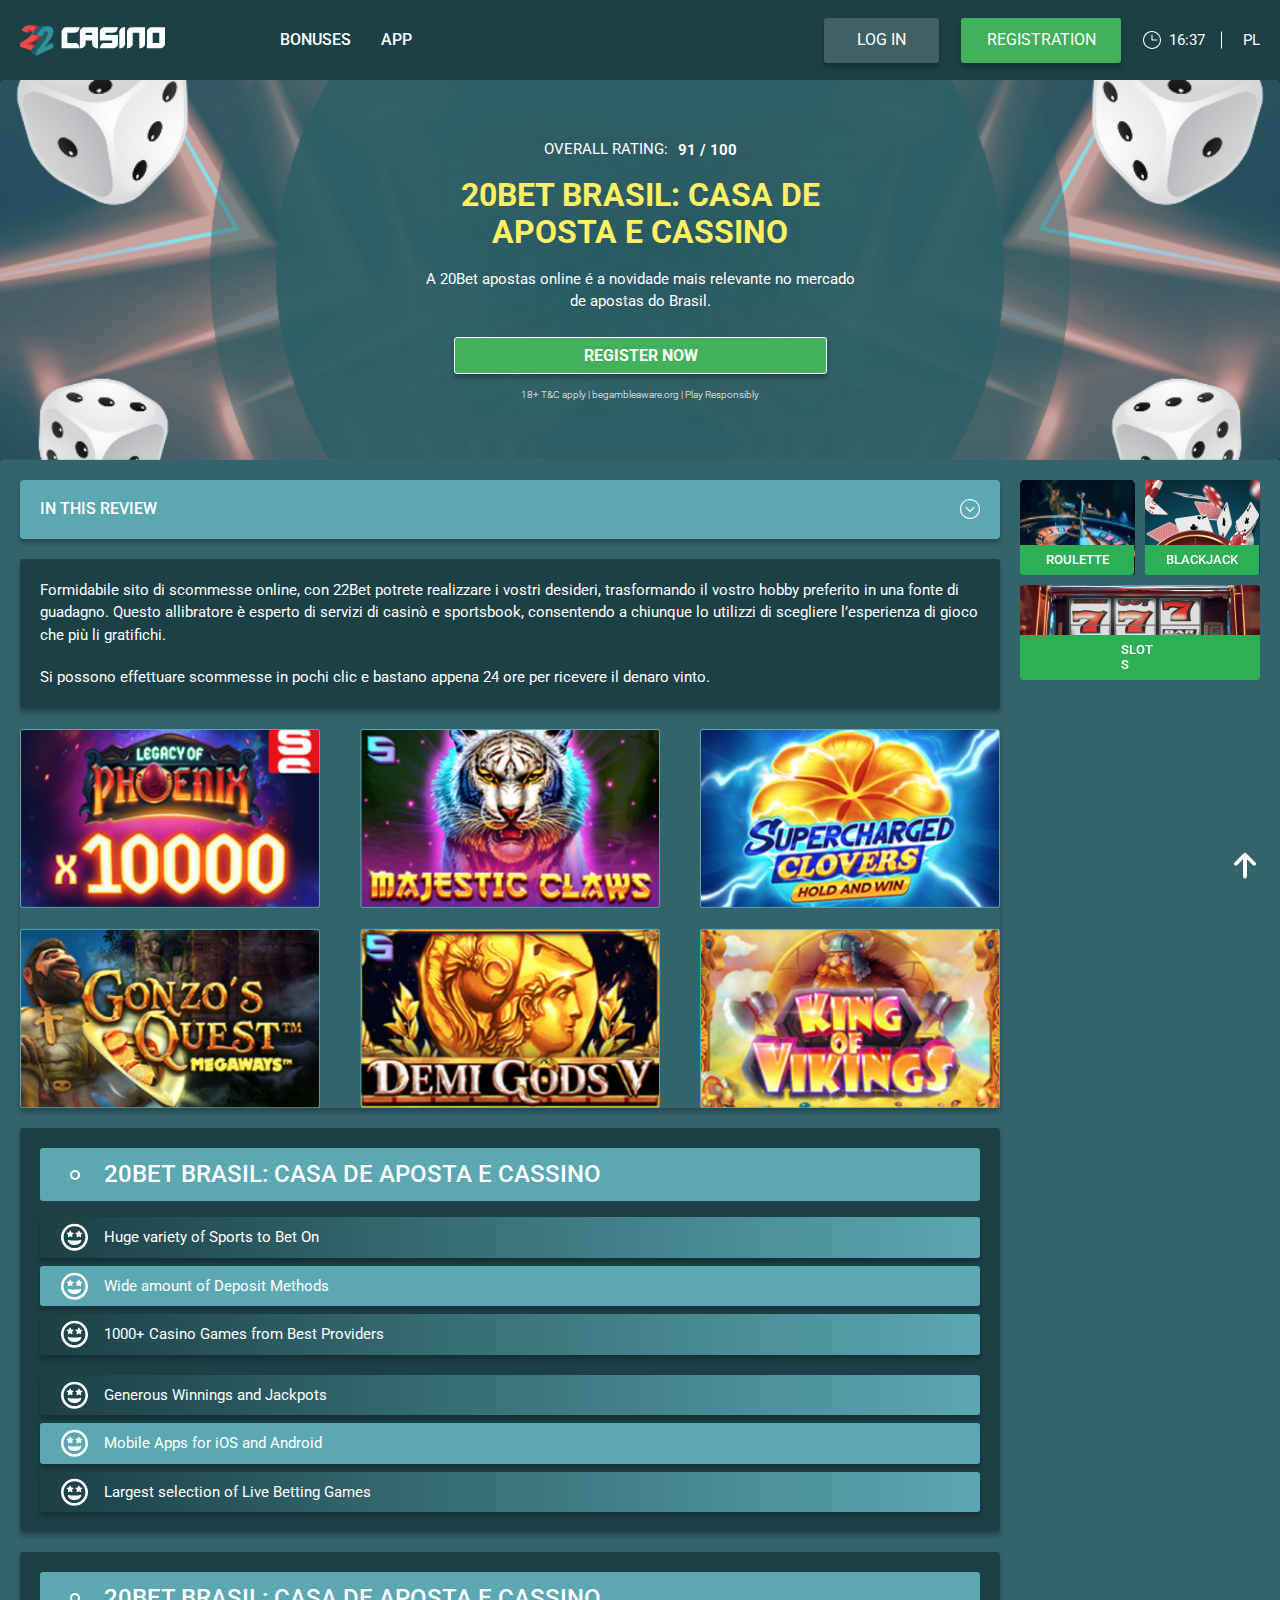
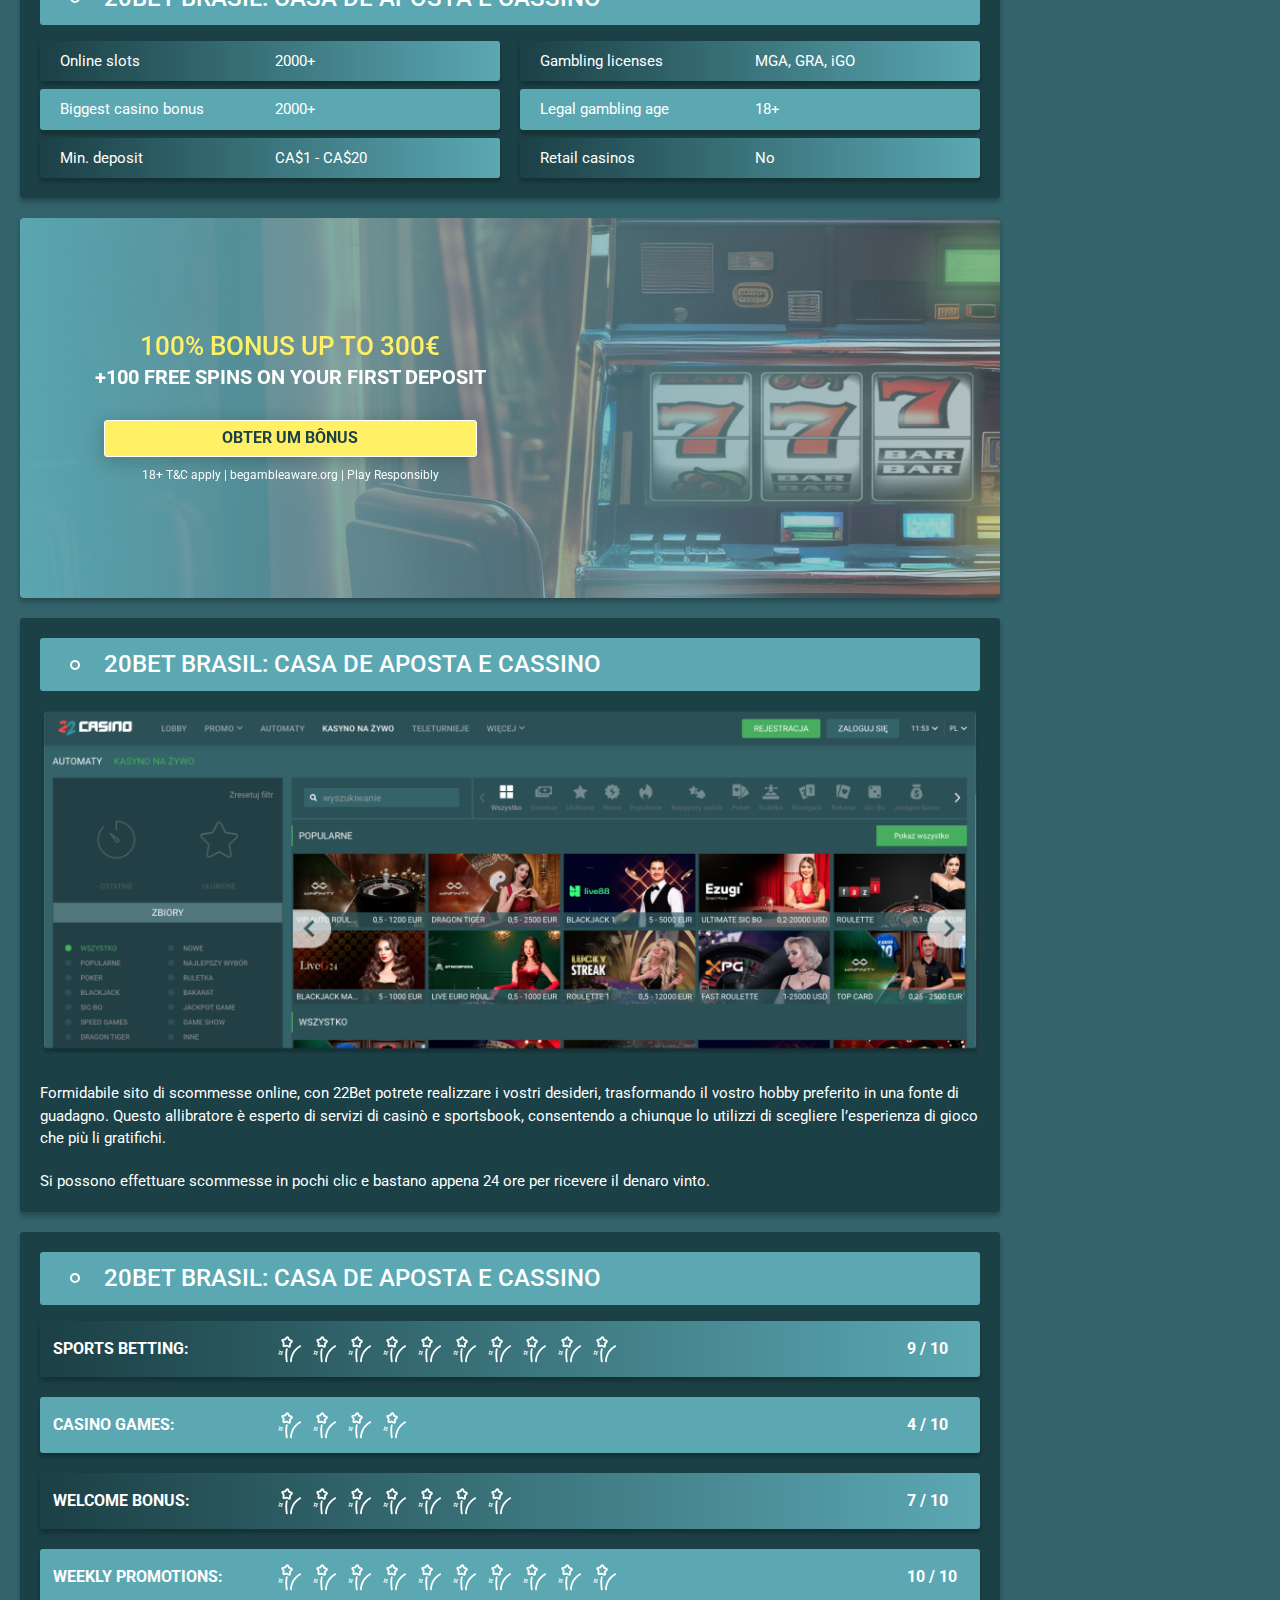
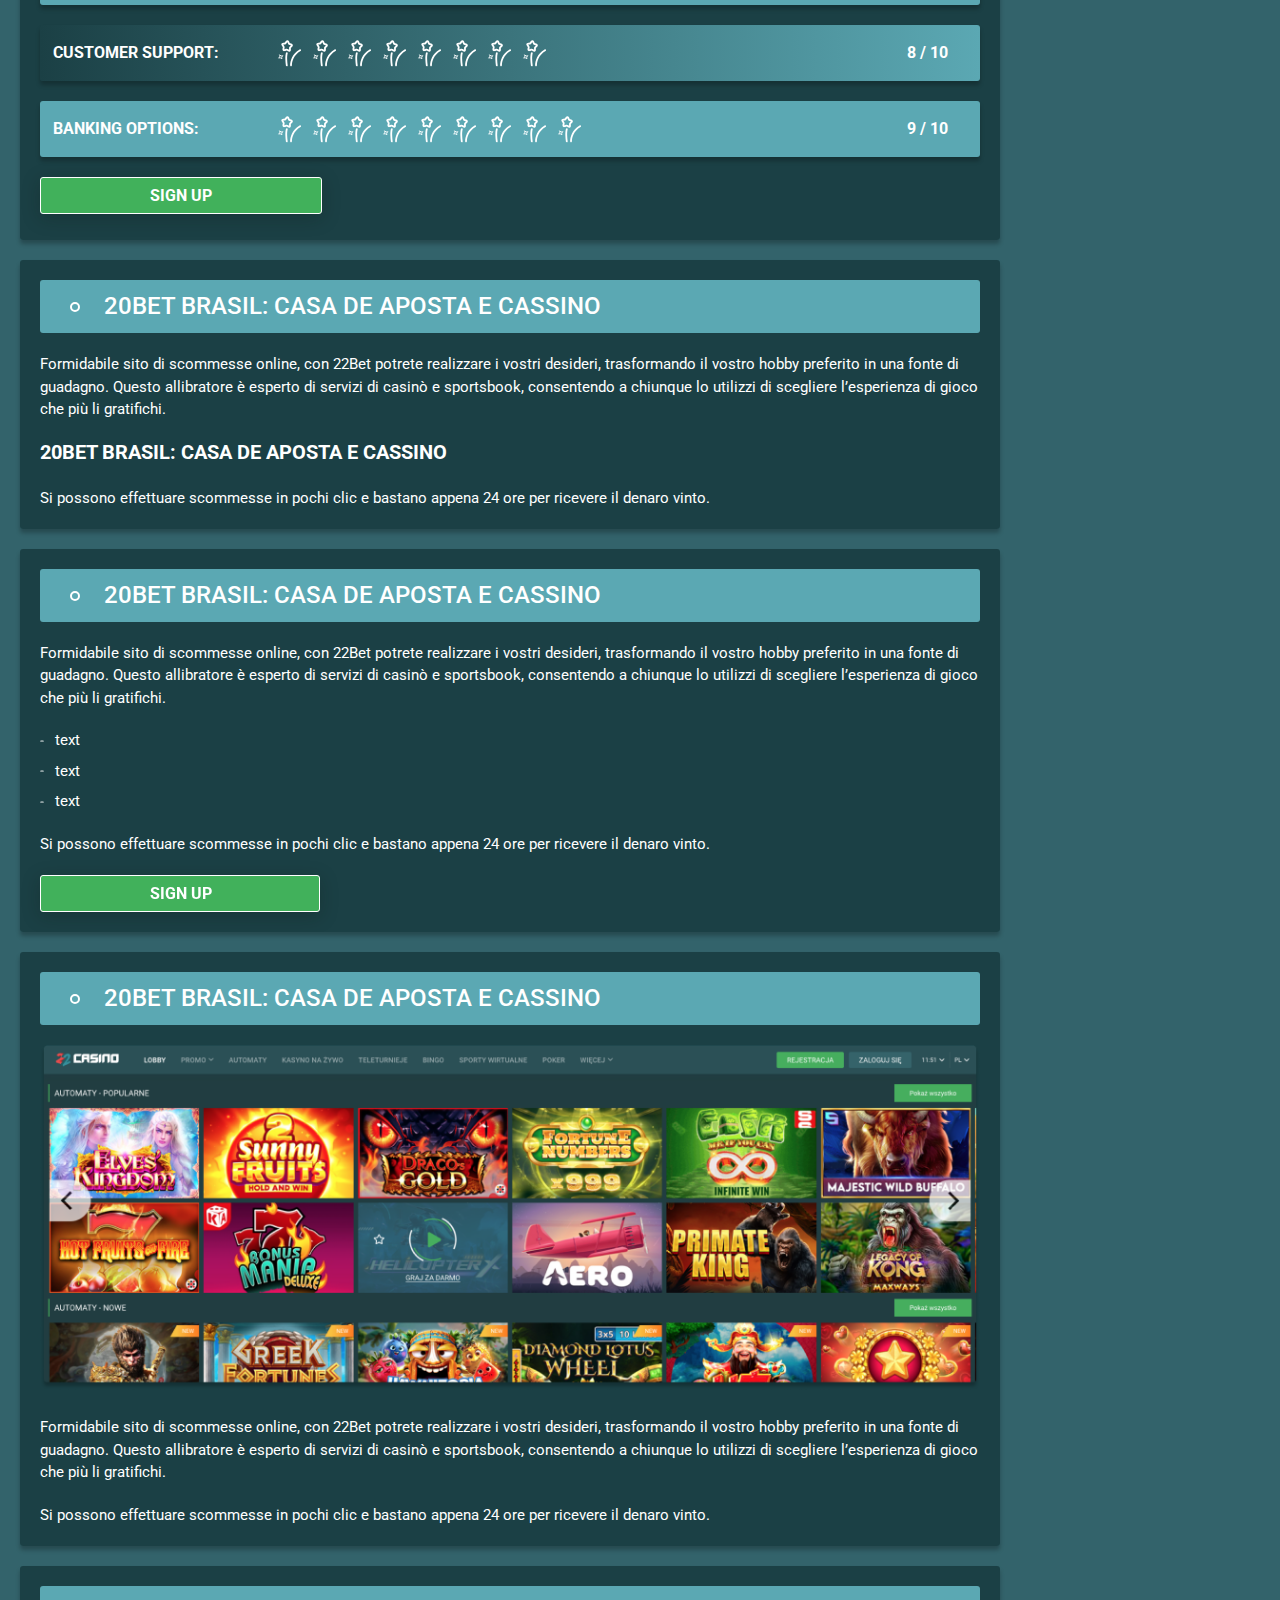
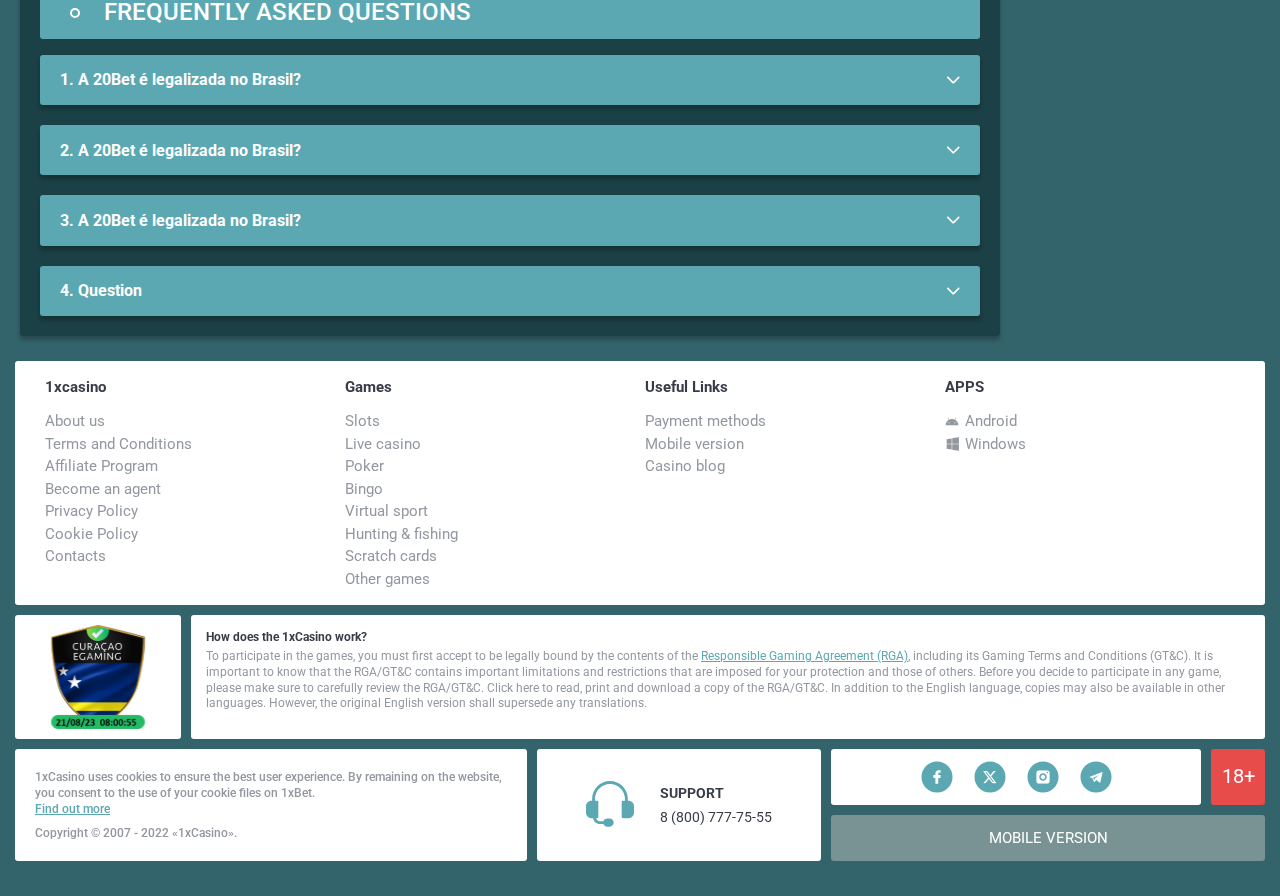
<file: index.html>
<!DOCTYPE html>
<html lang="pl">
  <head>
    <meta charset="UTF-8" />
   
    <meta name="viewport" content="width=device-width, initial-scale=1.0" />
    <title>20Bet Brasil: casa de aposta e cassino</title>
    <meta name="description" content />
    <meta property="og:site_name" content />
    <meta property="og:title" content />
    <meta property="og:type" content="website" />
    <meta property="og:url" content />
    <meta property="og:image" content />
    <meta property="og:image:alt" content />
    <meta property="og:locale" content="pl" />
    <meta property="og:description" content />
    <link rel="preconnect" href="https://fonts.googleapis.com" />
    <link rel="preconnect" href="https://fonts.gstatic.com" crossorigin />
    <link
      href="https://fonts.googleapis.com/css2?family=Poppins&family=Roboto:wght@400;500;700&display=swap"
      rel="stylesheet"
    />
    <link rel="stylesheet" href="./css/reset.css" />
    <link rel="stylesheet" href="./css/main.css" />
    <link rel="stylesheet" href="./css/media.css"/>
    <link rel="icon" href="./images/favicon.png" type="image/x-icon"/>
    <script
    src="https://code.jquery.com/jquery-3.6.1.min.js"
    integrity="sha256-o88AwQnZB+VDvE9tvIXrMQaPlFFSUTR+nldQm1LuPXQ="
    crossorigin="anonymous"
  ></script>
  </head>
  <body>
    <header class="header">
      <section class="content header__content">
        <a href="#" class="logo header__logo"
          ><img src="./images/logo.svg" alt="logo" title
        /></a>
        <button class="header__btn-menu" >
          <svg width="16px" height="16px" viewBox="0 0 16 16" xmlns="http://www.w3.org/2000/svg">
              <rect y="0" width="16" height="3" rx="1.5"></rect>
              <rect y="6.5" width="16" height="3" rx="1.5"></rect>
              <rect y="13" width="16" height="3" rx="1.5"></rect>
            </svg>
        </button>

          <nav class="menu header__menu">
            <ul class="header__menu-list">
               
              <li>
                <a href="#">
                 Bonuses
                </a>
              </li>
              <li>
                <a href="#">
                 App
                </a>
              </li>
            </ul>
            <div class="header__button header__button-menu " >
              <a href="#" class="button  button__login-menu">log in</a>
              <a href="#" class="button button__menu">registration</a>
            </div>
           
          </nav>
            <a href="#" class="button button__login">log in</a>
            <a href="#" class="button button__singup">registration</a>
            <div id="clock" class="header__time">00:00</div>
            <a href="" class="header__flag">
                <span>pl</span>
                
              </a>
      </section>
    </header>
     <main class="main home main-page">
      <section class=" hero hero__page ">
           
        <div class="background background-page">
          <img src="./images/main/bg-main.png" alt="hero" title />
          
        </div>
        <div class="hero__wrapper hero__wrapper-page">
          <div class="hero__data hero__data-page">
            <div class="hero__rating" itemscope itemtype="http://schema.org/Game">
              <p>Overall Rating:</p>
              <meta itemprop="name" content="https://22casino22.pl/">
              <span itemprop="aggregateRating" itemscope itemtype="http://schema.org/AggregateRating">
                <span itemprop="ratingValue">91</span>
              <span>/</span> 
              <span itemprop="bestRating">100</span>
              <meta itemprop="reviewCount" content="100">
              </span>
            </div>
            <h1 class="title general hero__title">
              20Bet Brasil: casa de aposta e cassino
            </h1>
            <p>A 20Bet apostas online é a novidade mais relevante no mercado de apostas do Brasil.</p>
            <a href="#" class="button  hero__button">REGISTER NOW</a>
            <span class="hero__span">18+ T&C apply | begambleaware.org | Play Responsibly</span>
          </div>
         
        </div>
      </section>
      <section class="main__wrap main__wrap-page">
        <aside class="sidebar sidebar-left ">
           
              
                <div class="sidebar-left__review">
                  <div class="menu__review-desk sidebar__desk">In this review</div>
                  <ul class="menu__review sidebar__list">
                    <li><a href="#">Review of 20Bet</a></li>
                    <li><a href="#">Registration</a></li>
                    <li><a href="#">Layouts and navigation</a></li>
                    <li><a href="#">20Bet Betting </a></li>
                    <li><a href="#">Sports offers</a></li>
                    <li><a href="#">Sports betting</a></li>
                    <li><a href="#">Live betting</a></li>
                    <li><a href="#">Live stream</a></li>
                    <li><a href="#">Cash out</a></li>
                    
                  </ul>
                </div>
             
        </aside>
       <section class="content__wrapper content__wrapper-page ">

          <section class="content menu-review__content">
              

            
                <div class="menu__review-desk menu__review-content">In this review</div>
                <ul class="menu__review menu__review-list">
                  <li><a href="#">Review of 20Bet</a></li>
                  <li><a href="#">Registration</a></li>
                  <li><a href="#">Layouts and navigation</a></li>
                  <li><a href="#">20Bet Betting </a></li>
                  <li><a href="#">Sports offers</a></li>
                  <li><a href="#">Sports betting</a></li>
                  <li><a href="#">Live betting</a></li>
                  <li><a href="#">Live stream</a></li>
                  <li><a href="#">Cash out</a></li>
                  
                </ul>
             
          
          </section>
          <section class="content article">
            <p>
              Formidabile sito di scommesse online, con 22Bet potrete realizzare
              i vostri desideri, trasformando il vostro hobby preferito in una
              fonte di guadagno. Questo allibratore è esperto di servizi di
              casinò e sportsbook, consentendo a chiunque lo utilizzi di
              scegliere l’esperienza di gioco che più li gratifichi.
            </p>
            <p>
              Si possono effettuare scommesse in pochi clic e bastano appena 24
              ore per ricevere il denaro vinto.
            </p>
          </section>
          <section class="content games">
            <ul class="games__list">
              <li><a href="#"><img src="./images/main/card-main1.png" alt="games" title></a></li>
              <li><a href="#"><img src="./images/main/card-main2.png" alt="games" title></a></li>
              <li><a href="#"><img src="./images/main/card-main3.png" alt="games" title></a></li>
              <li><a href="#"><img src="./images/main/card-main4.png" alt="games" title></a></li>
              <li><a href="#"><img src="./images/main/card-main5.png" alt="games" title></a></li>
              <li><a href="#"><img src="./images/main/card-main6.png" alt="games" title></a></li>
            </ul>
          </section>
          <section class="content features">
            <h2 class="title high features__title">20Bet Brasil: Casa de Aposta e Cassino</h2>
           <div class="features__wrap">
            <ul class="features__list">
                <li>Huge variety of Sports to Bet On</li>
                <li>Wide amount of Deposit Methods</li>
                <li>1000+ Casino Games from Best Providers</li>
            </ul>
            <ul class="features__list">
                <li>Generous Winnings and Jackpots</li>
                <li>Mobile Apps for iOS and Android</li>
                <li>Largest selection of Live Betting Games</li>
           </ul> 
           </div>
           </section> 
           <section class="content features">
            <h2 class="title high features__title">20Bet Brasil: Casa de Aposta e Cassino</h2>
           <div class="features__wrap">
            
              <table class="features__table">
               <tbody class="features__group">
                 
                   <tr>
                   <td>Online slots</td>
                   <td>2000+</td>
                  </tr>
                  <tr>
                   <td>Biggest casino bonus</td>
                   <td>2000+</td>
                  </tr>
                  <tr>
                   <td>Min. deposit</td>
                   <td>CA$1 - CA$20</td>
                  </tr>
               </tbody>
               <tbody class="features__group">
                     <tr>
                     <td>Gambling licenses</td>
                     <td>MGA, GRA, iGO</td>
                   </tr>
                   <tr>
                     <td>Legal gambling age</td>
                     <td>18+</td>
                   </tr>
                   <tr>
                     <td>Retail casinos</td>
                     <td>No</td>
                   </tr>
                
               </tbody>
             </table>
            
           </div>
           </section>   
          <section class="content banner">
           
            <div class="background banner__backgroud">
              <img
                src="./images/main/banner-main.png"
                alt="banner"
                title
              />
             
            </div>
            <div class="banner__info">
              <h2 class="title high banner__title">
                100% BONUS UP TO 300€
                <span >+100 free spins on your first deposit</span>
              </h2>
              <a href="#" class="button banner__button">Obter um Bônus</a>
              <span class="banner__span">18+ T&C apply | begambleaware.org | Play Responsibly</span>
            </div>
          </section>
          <section class="content article">
            <h2 class="title high article__title">20Bet Brasil: Casa de Aposta e Cassino</h2>
            <div class="images">
                <img src="./images/main/image1-main.png" alt="banner" title />
              </div>
            <p>
              Formidabile sito di scommesse online, con 22Bet potrete realizzare
              i vostri desideri, trasformando il vostro hobby preferito in una
              fonte di guadagno. Questo allibratore è esperto di servizi di
              casinò e sportsbook, consentendo a chiunque lo utilizzi di
              scegliere l’esperienza di gioco che più li gratifichi.
            </p>
            <p>
              Si possono effettuare scommesse in pochi clic e bastano appena 24
              ore per ricevere il denaro vinto.
            </p>
           
          </section>
          <section class="content ratings ">
            <h2 class="ratings__title title high">
              20Bet Brasil: Casa de Aposta e Cassino
            </h2>
            
            <div class="rating__table table">
              <table>
                  <td>Sports Betting:</td>
                  <td>
                    <img src="./images/main/ratings-icon.svg" alt="ratings" title>
                    <img src="./images/main/ratings-icon.svg" alt="ratings" title>
                    <img src="./images/main/ratings-icon.svg" alt="ratings" title>
                    <img src="./images/main/ratings-icon.svg" alt="ratings" title>
                    <img src="./images/main/ratings-icon.svg" alt="ratings" title>
                    <img src="./images/main/ratings-icon.svg" alt="ratings" title>
                    <img src="./images/main/ratings-icon.svg" alt="ratings" title>
                    <img src="./images/main/ratings-icon.svg" alt="ratings" title>
                    <img src="./images/main/ratings-icon.svg" alt="ratings" title>
                    <img src="./images/main/ratings-icon.svg" alt="ratings" title>
                    
                  </td>
                  <td> <span class="ratings__data">
                    <span>9</span>
                    <span>/</span>
                    <span>10</span>
                  </span></td>
                </tr>
                <tr>
                  <td>Casino Games:</td>
                  <td>
                    <img src="./images/main/ratings-icon.svg" alt="ratings" title>
                    <img src="./images/main/ratings-icon.svg" alt="ratings" title>
                    <img src="./images/main/ratings-icon.svg" alt="ratings" title>
                    <img src="./images/main/ratings-icon.svg" alt="ratings" title>
                    
                  </td>
                  <td><span class="ratings__data">
                    <span>4</span>
                    <span>/</span>
                    <span>10</span>
                  </span></td>
                </tr>
                <tr> 
                  <td>Welcome Bonus:</td>
                  <td>
                    
                    <img src="./images/main/ratings-icon.svg" alt="ratings" title>
                    <img src="./images/main/ratings-icon.svg" alt="ratings" title>
                    <img src="./images/main/ratings-icon.svg" alt="ratings" title>
                    <img src="./images/main/ratings-icon.svg" alt="ratings" title>
                    <img src="./images/main/ratings-icon.svg" alt="ratings" title>
                    <img src="./images/main/ratings-icon.svg" alt="ratings" title>
                    <img src="./images/main/ratings-icon.svg" alt="ratings" title>
                  </td>
                  <td><span class="ratings__data">
                    <span>7</span>
                    <span>/</span>
                    <span>10</span>
                  </span></td>
                </tr>
                <tr>
                  <td>Weekly Promotions:</td>
                  <td>
                    <img src="./images/main/ratings-icon.svg" alt="ratings" title>
                    <img src="./images/main/ratings-icon.svg" alt="ratings" title>
                    <img src="./images/main/ratings-icon.svg" alt="ratings" title>
                    <img src="./images/main/ratings-icon.svg" alt="ratings" title>
                    <img src="./images/main/ratings-icon.svg" alt="ratings" title>
                    <img src="./images/main/ratings-icon.svg" alt="ratings" title>
                    <img src="./images/main/ratings-icon.svg" alt="ratings" title>
                    <img src="./images/main/ratings-icon.svg" alt="ratings" title>
                    <img src="./images/main/ratings-icon.svg" alt="ratings" title>
                    <img src="./images/main/ratings-icon.svg" alt="ratings" title>
                  </td>
                  <td><span class="ratings__data">
                    <span>10</span>
                    <span>/</span>
                    <span>10</span>
                  </span></td>
                </tr>
                <tr>
                  <td>Customer Support:</td>
                  <td>
                    <img src="./images/main/ratings-icon.svg" alt="ratings" title>
                    <img src="./images/main/ratings-icon.svg" alt="ratings" title>
                    <img src="./images/main/ratings-icon.svg" alt="ratings" title>
                    <img src="./images/main/ratings-icon.svg" alt="ratings" title>
                    <img src="./images/main/ratings-icon.svg" alt="ratings" title>
                    <img src="./images/main/ratings-icon.svg" alt="ratings" title>
                    <img src="./images/main/ratings-icon.svg" alt="ratings" title>
                    <img src="./images/main/ratings-icon.svg" alt="ratings" title>
          
                  </td>
                  <td><span class="ratings__data">
                    <span>8</span>
                    <span>/</span>
                    <span>10</span>
                  </span></td>
                </tr>
                <tr>
                  <td>Banking Options:</td>
                  <td>
                    <img src="./images/main/ratings-icon.svg" alt="ratings" title>
                    <img src="./images/main/ratings-icon.svg" alt="ratings" title>
                    <img src="./images/main/ratings-icon.svg" alt="ratings" title>
                    <img src="./images/main/ratings-icon.svg" alt="ratings" title>
                    <img src="./images/main/ratings-icon.svg" alt="ratings" title>
                    <img src="./images/main/ratings-icon.svg" alt="ratings" title>
                    <img src="./images/main/ratings-icon.svg" alt="ratings" title>
                    <img src="./images/main/ratings-icon.svg" alt="ratings" title>
                    <img src="./images/main/ratings-icon.svg" alt="ratings" title>
          
                  </td>
                  <td><span class="ratings__data">
                    <span>9</span>
                    <span>/</span>
                    <span>10</span>
                  </span></td>
                </tr>
              </table>
            </div>
         
            <a href="#" class="button ratings__button">sign up</a>
          </section>
          <section class="content article">
            <h2 class="title high article__title">20Bet Brasil: Casa de Aposta e Cassino</h2>
            <p>
              Formidabile sito di scommesse online, con 22Bet potrete realizzare
              i vostri desideri, trasformando il vostro hobby preferito in una
              fonte di guadagno. Questo allibratore è esperto di servizi di
              casinò e sportsbook, consentendo a chiunque lo utilizzi di
              scegliere l’esperienza di gioco che più li gratifichi.
            </p>

            <h3>20Bet Brasil: Casa de Aposta e Cassino</h3>

            <p>
              Si possono effettuare scommesse in pochi clic e bastano appena 24
              ore per ricevere il denaro vinto.
            </p>
            
          </section>
          <section class="content article">
            <h2 class="title high article__title">20Bet Brasil: Casa de Aposta e Cassino</h2>
            <p>
              Formidabile sito di scommesse online, con 22Bet potrete realizzare
              i vostri desideri, trasformando il vostro hobby preferito in una
              fonte di guadagno. Questo allibratore è esperto di servizi di
              casinò e sportsbook, consentendo a chiunque lo utilizzi di
              scegliere l’esperienza di gioco che più li gratifichi.
            </p>
            <ul>
              <li>text</li>
              <li>text</li>
              <li>text</li>
            </ul>
            <p>
              Si possono effettuare scommesse in pochi clic e bastano appena 24
              ore per ricevere il denaro vinto.
            </p>
            <a href="#" class="button article__button">sign up</a>
          </section>
          <section class="content article">
            <h2 class="title high article__title">20Bet Brasil: Casa de Aposta e Cassino</h2>
            <div class="images">
                <img src="./images/main/image2-main.png" alt="banner" title/>
              </div>
            <p>
              Formidabile sito di scommesse online, con 22Bet potrete realizzare
              i vostri desideri, trasformando il vostro hobby preferito in una
              fonte di guadagno. Questo allibratore è esperto di servizi di
              casinò e sportsbook, consentendo a chiunque lo utilizzi di
              scegliere l’esperienza di gioco che più li gratifichi.
            </p>
            <p>
              Si possono effettuare scommesse in pochi clic e bastano appena 24
              ore per ricevere il denaro vinto.
            </p>
            
          </section>
          
        
          <section class="content faq">
            <h2 class="title high faq__title">Frequently Asked Questions</h2>
            <ul class="faq__list " itemscope itemtype="https://schema.org/FAQPage">
              <li class="faq__item"  itemscope itemprop="mainEntity" itemtype="https://schema.org/Question">
                <h3 class="title medium faq__subtitle js-button-expander"  itemprop="name">1. A 20Bet é legalizada no Brasil?
                 </h3>
                <div  class="faq__answer js-expand-content" itemscope  itemprop="acceptedAnswer" itemtype="https://schema.org/Answer">
                  <p  itemprop="text">
                    Sim, a casa de apostas tem licença emitida por Curaçao, que é reconhecida no Brasil e a permite atuar por aqui.
                  </p>
                </div>
              </li>
              <li class="faq__item"  itemscope itemprop="mainEntity" itemtype="https://schema.org/Question">
                <h3 class="title medium faq__subtitle js-button-expander"  itemprop="name">2. A 20Bet é legalizada no Brasil?</h3>
                <div class="faq__answer js-expand-content" itemscope  itemprop="acceptedAnswer" itemtype="https://schema.org/Answer">
                  <p  itemprop="text">
                    Sim, a casa de apostas tem licença emitida por Curaçao, que é reconhecida no Brasil e a permite atuar por aqui.
                  </p>
                </div>
              </li> 
              <li class="faq__item"  itemscope itemprop="mainEntity" itemtype="https://schema.org/Question">
                <h3 class="title medium faq__subtitle js-button-expander"  itemprop="name">3. A 20Bet é legalizada no Brasil?</h3>
                <div class="faq__answer js-expand-content" itemscope  itemprop="acceptedAnswer" itemtype="https://schema.org/Answer">
                  <p  itemprop="text">
                    Sim, a casa de apostas tem licença emitida por Curaçao, que é reconhecida no Brasil e a permite atuar por aqui.
                  </p>
                </div>
              </li> 
              <li class="faq__item"  itemscope itemprop="mainEntity" itemtype="https://schema.org/Question">
                <h3 class="title medium faq__subtitle js-button-expander"  itemprop="name">4. Question</h3>
                <div class="faq__answer js-expand-content" itemscope  itemprop="acceptedAnswer" itemtype="https://schema.org/Answer">
                  <p  itemprop="text">
                    Sim, a casa de apostas tem licença emitida por Curaçao, que é reconhecida no Brasil e a permite atuar por aqui.
                  </p>
                </div>
              </li> 
            </ul>
          </section>
          
        </section> 
        <aside class="sidebar sidebar-right ">
          <div class="sidebar__cards">
            <a href="#"><img src="./images/sidebar/roulette.png" width="115" alt="roulette" title>
            <div class="sidebar__text sidebar__text-first">Roulette</div></a>
            <a href="#"><img src="./images/sidebar/blackjack.png" width="115" alt="blackjack" title>
              <div class="sidebar__text">Blackjack</div></a>
            
           
           <a href="#"><img src="./images/sidebar/slots.png" width="240" alt="slots" title>
            <div class="sidebar__text sidebar__text-last">Slots</div></a>
           </div>
        </aside> 
        <div class=""  onclick="scrollToTop()">
          <button class="main__arrow" id="scrollToTopBtn"></button>
        </div> 
        
      </section>
    </main> 
     <footer class=" footer ">
      <section class=" footer__content">
        <ul class="footer__menu">
          <li>
            <div>1хcasino</div>
            <ul class="footer__info">
              <li><a href="#">About us
              </a></li>
              <li><a href="#">Terms and Conditions</a></li>
              <li><a href="#">Affiliate Program
              </a></li>
              <li><a href="#">Become an agent
              </a></li>
              <li><a href="#">Privacy Policy
              </a></li>
              <li><a href="#">Сookie Policy
              </a></li>
              <li><a href="#">Contacts</a></li>
            
            </ul>
          </li>
          <li>
            <div>Games</div>
            <ul class="footer__info">
              <li><a href="#">Slots</a></li>
              <li><a href="#">Live casino</a></li>
              <li><a href="#">Poker</a></li>
              <li><a href="#">Bingo</a></li>
              <li><a href="#">Virtual sport</a></li>
              <li><a href="#">Hunting & fishing</a></li>
              <li><a href="#">Scratch cards</a></li>
              <li><a href="#">Other games</a></li>
            </ul>
          </li>
          <li>
            <div>Useful Links</div>
            <ul class="footer__info">
              <li><a href="#">Payment methods</a></li>
              <li><a href="#">Mobile version</a></li>
              <li><a href="#">Casino blog</a></li>
            </ul>
          </li>
          <li>
            <div>APPS
            </div>
            <ul class="footer__info">
              <li><a href="#" class="footer__android">Android</a></li>
              <li><a href="#" class="footer__windows">Windows</a></li>
              
            </ul>
          </li>
        </ul>
      <div class="footer__wrapper">
         <div class="footer__image"> 
        <img src="./images/footer-frame.svg" alt="" title="">
      </div>
       <div class="footer__desc"><p class="footer__desc-question">How does the 1xCasino work?</p>
       <p>To participate in the games, you must first accept to be legally bound by the contents of the <a class="footer__desc-link" href="#" class="">Responsible Gaming Agreement (RGA)</a>, including its Gaming Terms and Conditions (GT&C). It is important to know that the RGA/GT&C contains important limitations and restrictions that are imposed for your protection and those of others. Before you decide to participate in any game, please make sure to carefully review the RGA/GT&C. Click here to read, print and download a copy of the RGA/GT&C. In addition to the English language, copies may also be available in other languages. However, the original English version shall supersede any translations.</p></div>
      </div>
        
          <div class="footer__text">
            <p>
              1xCasino uses cookies to ensure the best user experience. By remaining on the website, you consent to the use of your cookie files on 1xBet. 
              <a class="footer__desc-link" href="#">Find out more</a>
            </p>
            <p>Copyright &copy; 2007 - 2022 «1xCasino».</p>
          </div>
          <div class="footer__support">
          <img src="./images/support.svg" alt="" title>
         <div class="footer__support-text">
           <p>SUPPORT</p>
          <a href="tel:+88007777555">8 (800) 777-75-55</a>
         </div>
        </div>
       <div class="footer__information">
        <div class="footer__social">
         <ul class="footer__links">
          <li><a href="#"><img src="./images/facebook.svg" alt=""title></a></li>
           <li><a href="#"><img src="./images/twitter.svg" alt=""title></a></li>
            <li><a href="#"><img src="./images/instagram.svg" alt=""title></a></li>
             <li><a href="#"><img src="./images/telegram.svg" alt=""title></a></li>
        </ul>
         <div class="footer__age"> 18+
            <!-- <img src="./images/age.svg" alt="age" title /> -->
          </div>
       </div>
          <div class="footer__mob"><a href="#">MOBILE VERSION</a></div>
        </div>
       
       
      </section>
    </footer>
    <script src="./js/arrowUp.js" defer></script>
    <script src="./js/sidebar.js" defer></script>
    <script src="./js/expander.js" defer></script>
    <script src="./js/mobile-menu.js" defer></script>
    <script src="./js/clock.js" defer></script>
  </body>
</html>
</file>
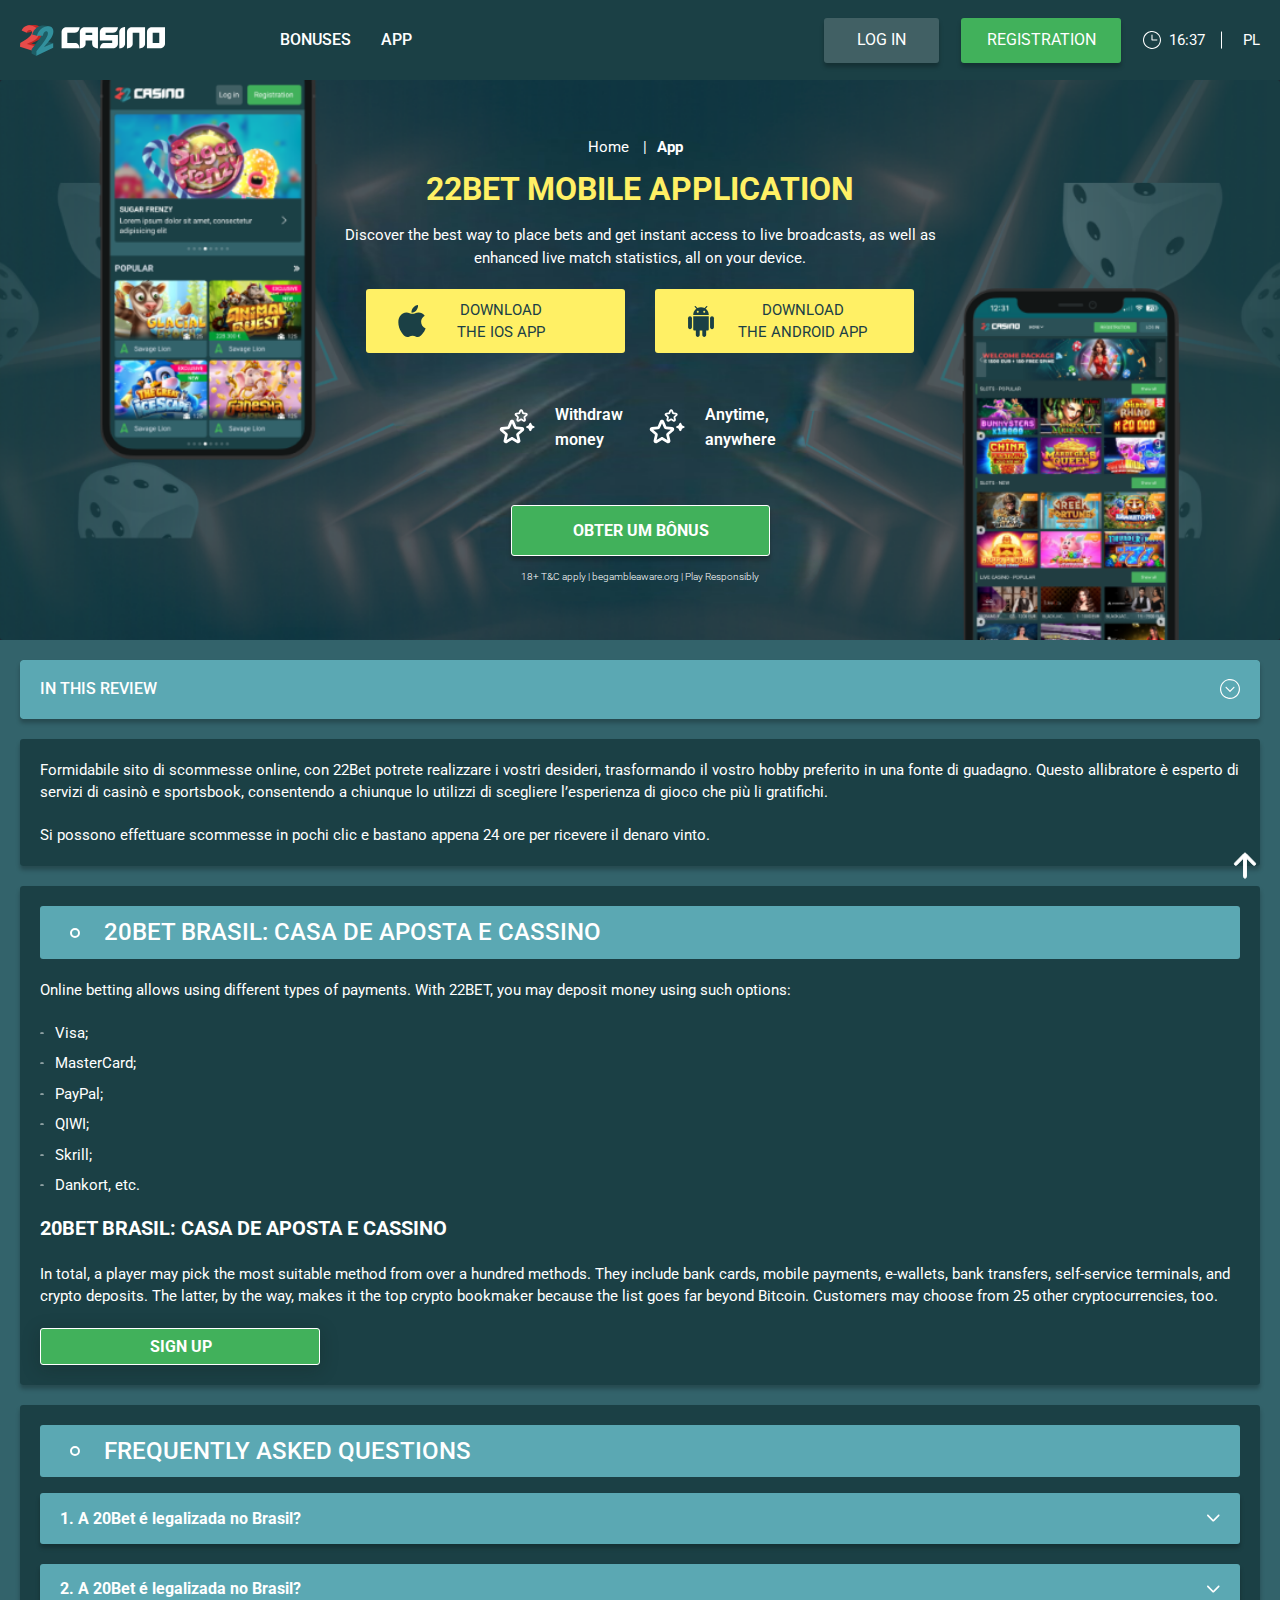
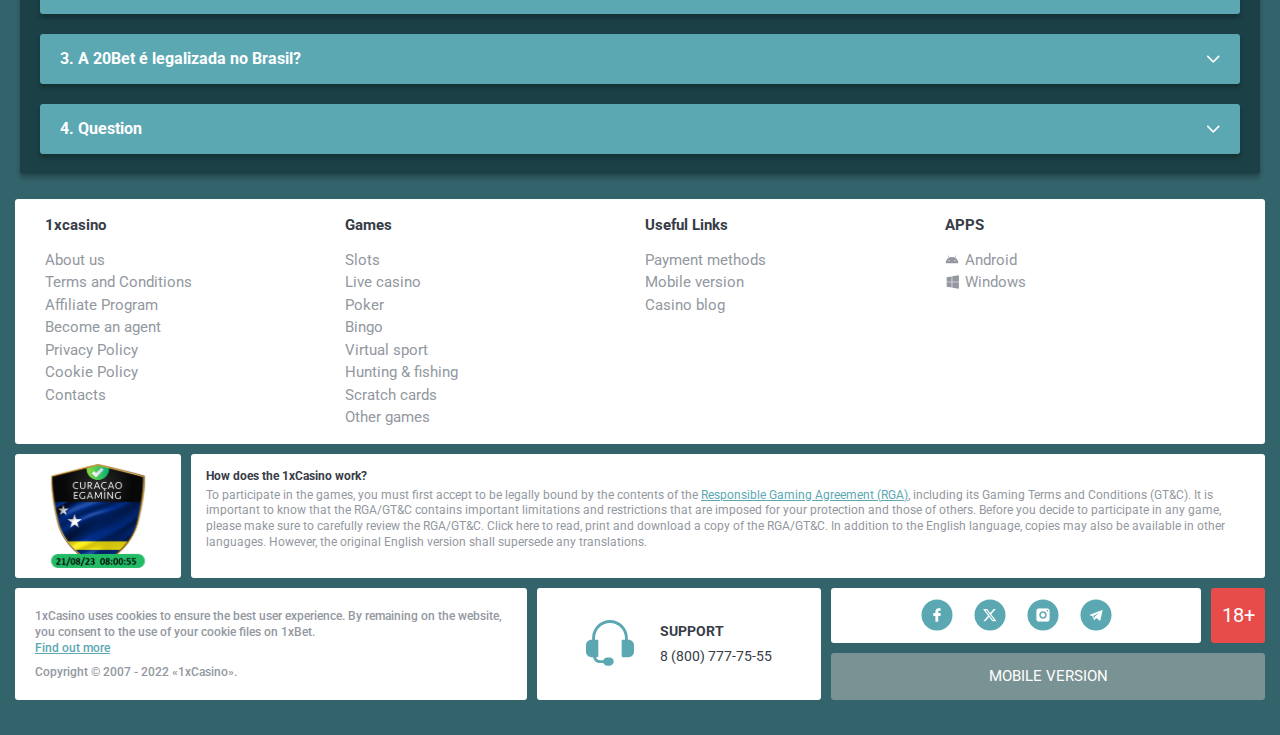
<file: app.html>
<!DOCTYPE html>
<html lang="pl">
  <head>
    <meta charset="UTF-8" />

    <meta name="viewport" content="width=device-width, initial-scale=1.0" />
    <title>20Bet Brasil: casa de aposta e cassino</title>
    <meta name="description" content />
    <meta property="og:site_name" content />
    <meta property="og:title" content />
    <meta property="og:type" content="website" />
    <meta property="og:url" content />
    <meta property="og:image" content />
    <meta property="og:image:alt" content />
    <meta property="og:locale" content="pl" />
    <meta property="og:description" content />
    <link rel="preconnect" href="https://fonts.googleapis.com" />
    <link rel="preconnect" href="https://fonts.gstatic.com" crossorigin />
    <link
      href="https://fonts.googleapis.com/css2?family=Poppins&family=Roboto:wght@400;500;700&display=swap"
      rel="stylesheet"
    />
    <link rel="stylesheet" href="./css/reset.css" />
    <link rel="stylesheet" href="./css/main.css" />
    <link rel="stylesheet" href="./css/media.css" />
    <link rel="icon" href="./images/favicon.png" type="image/x-icon" />
    <script
      src="https://code.jquery.com/jquery-3.6.1.min.js"
      integrity="sha256-o88AwQnZB+VDvE9tvIXrMQaPlFFSUTR+nldQm1LuPXQ="
      crossorigin="anonymous"
    ></script>
  </head>
  <body>
    <header class="header">
      <section class="content header__content">
        <a href="#" class="logo header__logo"
          ><img src="./images/logo.svg" alt="logo" title
        /></a>
        <button class="header__btn-menu">
          <svg
            width="16px"
            height="16px"
            viewBox="0 0 16 16"
            xmlns="http://www.w3.org/2000/svg"
          >
            <rect y="0" width="16" height="3" rx="1.5"></rect>
            <rect y="6.5" width="16" height="3" rx="1.5"></rect>
            <rect y="13" width="16" height="3" rx="1.5"></rect>
          </svg>
        </button>

        <nav class="menu header__menu">
          <ul class="header__menu-list">
            <li>
              <a href="#"> Bonuses </a>
            </li>
            <li>
              <a href="#"> App </a>
            </li>
          </ul>
          <div class="header__button header__button-menu">
            <a href="#" class="button button__login-menu">log in</a>
            <a href="#" class="button button__menu">registration</a>
          </div>
        </nav>

        <a href="#" class="button button__login">log in</a>
        <a href="#" class="button button__singup">registration</a>
        <div id="clock" class="header__time">00:00</div>
        <a href="" class="header__flag">
          <span>pl</span>
        </a>
      </section>
    </header>
    <main class="main home main-page">
      <section class="hero hero__page hero__page-app">
        <div class="background background-page">
          <img src="./images/app/bg-app.png" alt="hero" title />
        </div>
        <div class="hero__wrapper hero__wrapper-page">
          <div class="hero__data hero__data-page hero__data-app">
            <ul
              class="breadcrumbs breadcrumbs-app"
              itemscope
              itemtype="https://schema.org/BreadcrumbList"
            >
              <li
                itemprop="itemListElement"
                itemscope
                itemtype="https://schema.org/ListItem"
              >
                <a href="#" itemprop="item">
                  <span itemprop="name">Home</span></a
                >
                <meta itemprop="position" content="1" />
              </li>
              <li
                itemprop="itemListElement"
                itemscope
                itemtype="https://schema.org/ListItem"
              >
                <a href="#" itemprop="item">
                  <span itemprop="name">App</span></a
                >
                <meta itemprop="position" content="2" />
              </li>
            </ul>
            <h1 class="title general hero__title">22bet mobile application</h1>
            <p>
              Discover the best way to place bets and get instant access to live
              broadcasts, as well as enhanced live match statistics, all on your
              device.
            </p>
            <div class="button__wrap-app">
                <a href="#" class="banner__btn banner__btn-app">
                Download </br>
                the IOS app
                </a>
                <a href="#" class="banner__btn banner__btn-android"
                  >Download </br> the Android app</a
                >
              </div>
              <ul class="hero__list">
                <li>Withdraw money</li>
                <li>Anytime, anywhere</li>
              </ul>
            <a href="#" class="button hero__button hero__button-app">Obter um Bônus</a>
            <span class="hero__span hero__span-app">18+ T&C apply | begambleaware.org | Play Responsibly</span>
          </div>
        </div>
      </section>
      <section class="main__wrap main__wrap-page">
        <aside class="sidebar sidebar-left">
          <div class="sidebar-left__review">
            <div class="menu__review-desk sidebar__desk">In this review</div>
            <ul class="menu__review sidebar__list">
              <li><a href="#">Review of 20Bet</a></li>
              <li><a href="#">Registration</a></li>
              <li><a href="#">Layouts and navigation</a></li>
              <li><a href="#">20Bet Betting </a></li>
              <li><a href="#">Sports offers</a></li>
              <li><a href="#">Sports betting</a></li>
              <li><a href="#">Live betting</a></li>
              <li><a href="#">Live stream</a></li>
              <li><a href="#">Cash out</a></li>
            </ul>
          </div>
        </aside>
        <section class="content__wrapper content__wrapper-page content__wrapper-page-app">
          <section class="content menu-review__content">
            <div class="menu__review-desk menu__review-content">
              In this review
            </div>
            <ul class="menu__review menu__review-list">
              <li><a href="#">Review of 20Bet</a></li>
              <li><a href="#">Registration</a></li>
              <li><a href="#">Layouts and navigation</a></li>
              <li><a href="#">20Bet Betting </a></li>
              <li><a href="#">Sports offers</a></li>
              <li><a href="#">Sports betting</a></li>
              <li><a href="#">Live betting</a></li>
              <li><a href="#">Live stream</a></li>
              <li><a href="#">Cash out</a></li>
            </ul>
          </section>
          <section class="content article">
           
            <p>
              Formidabile sito di scommesse online, con 22Bet potrete realizzare
              i vostri desideri, trasformando il vostro hobby preferito in una
              fonte di guadagno. Questo allibratore è esperto di servizi di
              casinò e sportsbook, consentendo a chiunque lo utilizzi di
              scegliere l’esperienza di gioco che più li gratifichi.
            </p>
            <p>
              Si possono effettuare scommesse in pochi clic e bastano appena 24
              ore per ricevere il denaro vinto.
            </p>
          </section>

          <section class="content article">
            <h2 class="title high article__title">
              20Bet Brasil: Casa de Aposta e Cassino
            </h2>
            <p>
              Online betting allows using different types of payments. With
              22BET, you may deposit money using such options:
            </p>
            <ul>
              <li>Visa;</li>
              <li>MasterCard;</li>
              <li>PayPal;</li>
              <li>QIWI;</li>
              <li>Skrill;</li>
              <li>Dankort, etc.</li>
            </ul>

            <h3>20Bet Brasil: Casa de Aposta e Cassino</h3>
            
            <p>
              In total, a player may pick the most suitable method from over a
              hundred methods. They include bank cards, mobile payments,
              e-wallets, bank transfers, self-service terminals, and crypto
              deposits. The latter, by the way, makes it the top crypto
              bookmaker because the list goes far beyond Bitcoin. Customers may
              choose from 25 other cryptocurrencies, too.
            </p>
            <a href="#" class="button article__button">sign up</a>
          </section>
          <section class="content faq">
            <h2 class="title high faq__title">Frequently Asked Questions</h2>
            <ul
              class="faq__list"
              itemscope
              itemtype="https://schema.org/FAQPage"
            >
              <li
                class="faq__item"
                itemscope
                itemprop="mainEntity"
                itemtype="https://schema.org/Question"
              >
                <h3
                  class="title medium faq__subtitle js-button-expander"
                  itemprop="name"
                >
                  1. A 20Bet é legalizada no Brasil?
                </h3>
                <div
                  class="faq__answer js-expand-content"
                  itemscope
                  itemprop="acceptedAnswer"
                  itemtype="https://schema.org/Answer"
                >
                  <p itemprop="text">
                    Sim, a casa de apostas tem licença emitida por Curaçao, que
                    é reconhecida no Brasil e a permite atuar por aqui.
                  </p>
                </div>
              </li>
              <li
                class="faq__item"
                itemscope
                itemprop="mainEntity"
                itemtype="https://schema.org/Question"
              >
                <h3
                  class="title medium faq__subtitle js-button-expander"
                  itemprop="name"
                >
                  2. A 20Bet é legalizada no Brasil?
                </h3>
                <div
                  class="faq__answer js-expand-content"
                  itemscope
                  itemprop="acceptedAnswer"
                  itemtype="https://schema.org/Answer"
                >
                  <p itemprop="text">
                    Sim, a casa de apostas tem licença emitida por Curaçao, que
                    é reconhecida no Brasil e a permite atuar por aqui.
                  </p>
                </div>
              </li>
              <li
                class="faq__item"
                itemscope
                itemprop="mainEntity"
                itemtype="https://schema.org/Question"
              >
                <h3
                  class="title medium faq__subtitle js-button-expander"
                  itemprop="name"
                >
                  3. A 20Bet é legalizada no Brasil?
                </h3>
                <div
                  class="faq__answer js-expand-content"
                  itemscope
                  itemprop="acceptedAnswer"
                  itemtype="https://schema.org/Answer"
                >
                  <p itemprop="text">
                    Sim, a casa de apostas tem licença emitida por Curaçao, que
                    é reconhecida no Brasil e a permite atuar por aqui.
                  </p>
                </div>
              </li>
              <li
                class="faq__item"
                itemscope
                itemprop="mainEntity"
                itemtype="https://schema.org/Question"
              >
                <h3
                  class="title medium faq__subtitle js-button-expander"
                  itemprop="name"
                >
                  4. Question
                </h3>
                <div
                  class="faq__answer js-expand-content"
                  itemscope
                  itemprop="acceptedAnswer"
                  itemtype="https://schema.org/Answer"
                >
                  <p itemprop="text">
                    Sim, a casa de apostas tem licença emitida por Curaçao, que
                    é reconhecida no Brasil e a permite atuar por aqui.
                  </p>
                </div>
              </li>
            </ul>
          </section>
        </section>
        <div class=""  onclick="scrollToTop()">
          <button class="main__arrow" id="scrollToTopBtn"></button>
        </div> 
      </section>
    </main>
    <footer class=" footer ">
      <section class=" footer__content">
        <ul class="footer__menu">
          <li>
            <div>1хcasino</div>
            <ul class="footer__info">
              <li><a href="#">About us
              </a></li>
              <li><a href="#">Terms and Conditions</a></li>
              <li><a href="#">Affiliate Program
              </a></li>
              <li><a href="#">Become an agent
              </a></li>
              <li><a href="#">Privacy Policy
              </a></li>
              <li><a href="#">Сookie Policy
              </a></li>
              <li><a href="#">Contacts</a></li>
            
            </ul>
          </li>
          <li>
            <div>Games</div>
            <ul class="footer__info">
              <li><a href="#">Slots</a></li>
              <li><a href="#">Live casino</a></li>
              <li><a href="#">Poker</a></li>
              <li><a href="#">Bingo</a></li>
              <li><a href="#">Virtual sport</a></li>
              <li><a href="#">Hunting & fishing</a></li>
              <li><a href="#">Scratch cards</a></li>
              <li><a href="#">Other games</a></li>
            </ul>
          </li>
          <li>
            <div>Useful Links</div>
            <ul class="footer__info">
              <li><a href="#">Payment methods</a></li>
              <li><a href="#">Mobile version</a></li>
              <li><a href="#">Casino blog</a></li>
            </ul>
          </li>
          <li>
            <div>APPS
            </div>
            <ul class="footer__info">
              <li><a href="#" class="footer__android">Android</a></li>
              <li><a href="#" class="footer__windows">Windows</a></li>
              
            </ul>
          </li>
        </ul>
      <div class="footer__wrapper">
         <div class="footer__image"> 
        <img src="./images/footer-frame.svg" alt="" title="">
      </div>
       <div class="footer__desc"><p class="footer__desc-question">How does the 1xCasino work?</p>
       <p>To participate in the games, you must first accept to be legally bound by the contents of the <a class="footer__desc-link" href="#" class="">Responsible Gaming Agreement (RGA)</a>, including its Gaming Terms and Conditions (GT&C). It is important to know that the RGA/GT&C contains important limitations and restrictions that are imposed for your protection and those of others. Before you decide to participate in any game, please make sure to carefully review the RGA/GT&C. Click here to read, print and download a copy of the RGA/GT&C. In addition to the English language, copies may also be available in other languages. However, the original English version shall supersede any translations.</p></div>
      </div>
        
          <div class="footer__text">
            <p>
              1xCasino uses cookies to ensure the best user experience. By remaining on the website, you consent to the use of your cookie files on 1xBet. 
              <a class="footer__desc-link" href="#">Find out more</a>
            </p>
            <p>Copyright &copy; 2007 - 2022 «1xCasino».</p>
          </div>
          <div class="footer__support">
          <img src="./images/support.svg" alt="" title>
         <div class="footer__support-text">
           <p>SUPPORT</p>
          <a href="tel:+88007777555">8 (800) 777-75-55</a>
         </div>
        </div>
       <div class="footer__information">
        <div class="footer__social">
         <ul class="footer__links">
          <li><a href="#"><img src="./images/facebook.svg" alt=""title></a></li>
           <li><a href="#"><img src="./images/twitter.svg" alt=""title></a></li>
            <li><a href="#"><img src="./images/instagram.svg" alt=""title></a></li>
             <li><a href="#"><img src="./images/telegram.svg" alt=""title></a></li>
        </ul>
         <div class="footer__age"> 18+
            
          </div>
       </div>
          <div class="footer__mob"><a href="#">MOBILE VERSION</a></div>
        </div>
       
       
      </section>
    </footer>
    <script src="./js/sidebar.js" defer></script>
    <script src="./js/expander.js" defer></script>
    <script src="./js/mobile-menu.js" defer></script>
    <script src="./js/clock.js" defer></script>
    <script src="./js/arrowUp.js" defer></script>
  </body>
</html>
</file>
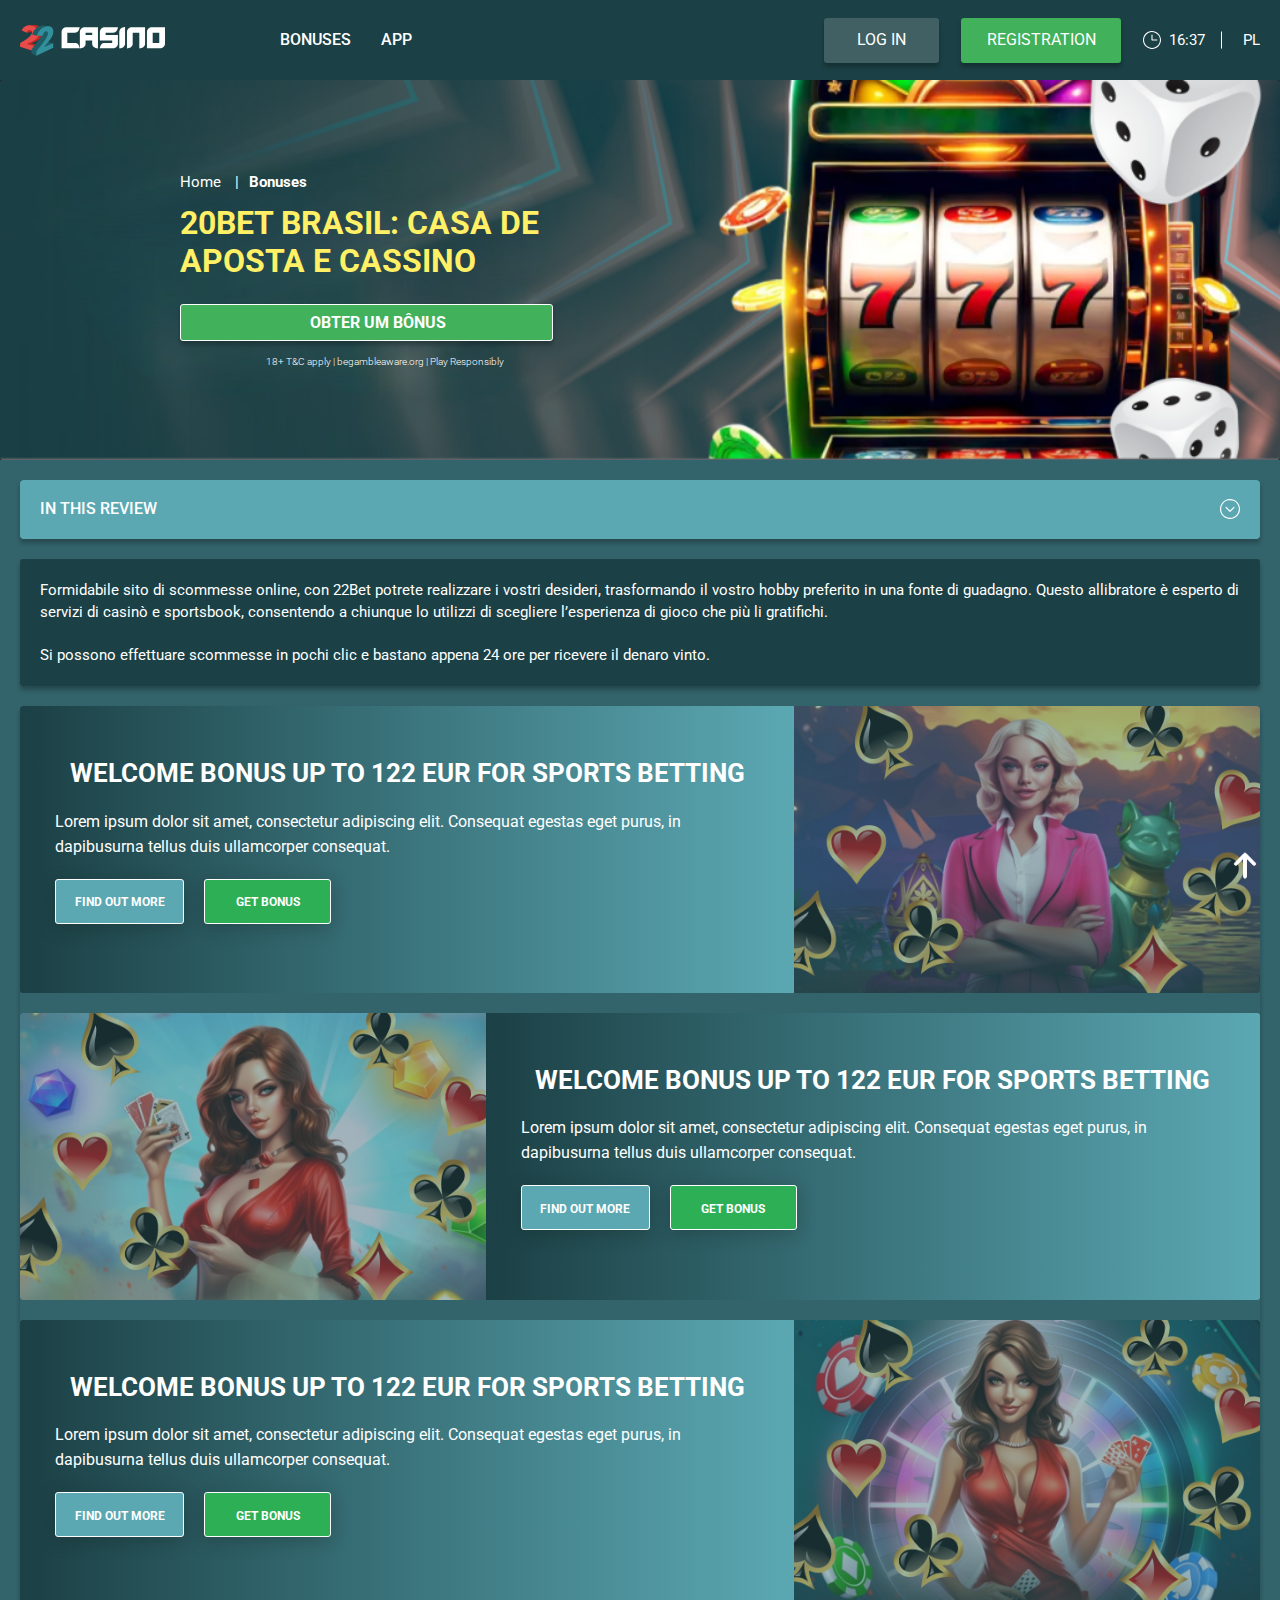
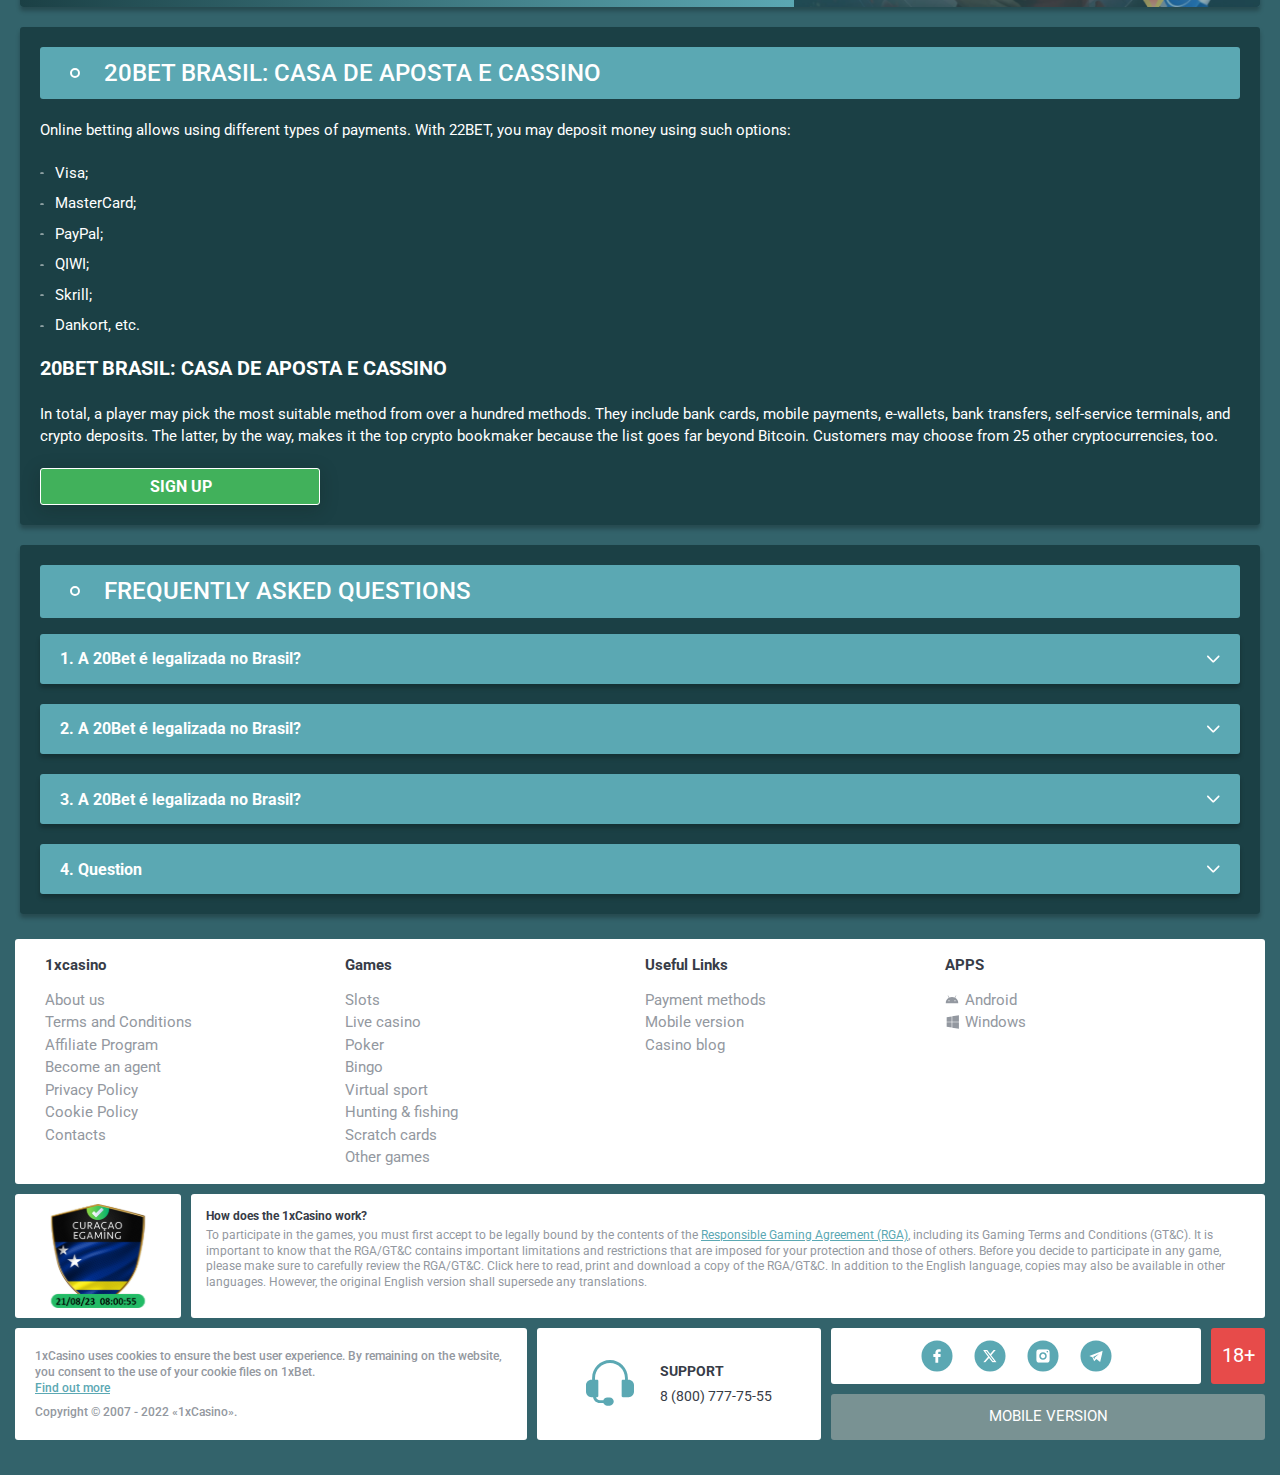
<file: bonus.html>
<!DOCTYPE html>
<html lang="pl">
  <head>
    <meta charset="UTF-8" />

    <meta name="viewport" content="width=device-width, initial-scale=1.0" />
    <title>20Bet Brasil: casa de aposta e cassino</title>
    <meta name="description" content />
    <meta property="og:site_name" content />
    <meta property="og:title" content />
    <meta property="og:type" content="website" />
    <meta property="og:url" content />
    <meta property="og:image" content />
    <meta property="og:image:alt" content />
    <meta property="og:locale" content="pl" />
    <meta property="og:description" content />
    <link rel="preconnect" href="https://fonts.googleapis.com" />
    <link rel="preconnect" href="https://fonts.gstatic.com" crossorigin />
    <link
      href="https://fonts.googleapis.com/css2?family=Poppins&family=Roboto:wght@400;500;700&display=swap"
      rel="stylesheet"
    />
    <link rel="stylesheet" href="./css/reset.css" />
    <link rel="stylesheet" href="./css/main.css" />
    <link rel="stylesheet" href="./css/media.css" />
    <link rel="icon" href="./images/favicon.png" type="image/x-icon" />
    <script
      src="https://code.jquery.com/jquery-3.6.1.min.js"
      integrity="sha256-o88AwQnZB+VDvE9tvIXrMQaPlFFSUTR+nldQm1LuPXQ="
      crossorigin="anonymous"
    ></script>
  </head>
  <body>
    <header class="header">
      <section class="content header__content">
        <a href="#" class="logo header__logo"
          ><img src="./images/logo.svg" alt="logo" title
        /></a>
        <button class="header__btn-menu">
          <svg
            width="16px"
            height="16px"
            viewBox="0 0 16 16"
            xmlns="http://www.w3.org/2000/svg"
          >
            <rect y="0" width="16" height="3" rx="1.5"></rect>
            <rect y="6.5" width="16" height="3" rx="1.5"></rect>
            <rect y="13" width="16" height="3" rx="1.5"></rect>
          </svg>
        </button>

        <nav class="menu header__menu">
          <ul class="header__menu-list">
            <li>
              <a href="#"> Bonuses </a>
            </li>
            <li>
              <a href="#"> App </a>
            </li>
          </ul>
          <div class="header__button header__button-menu">
            <a href="#" class="button button__login-menu">log in</a>
            <a href="#" class="button button__menu">registration</a>
          </div>
        </nav>

        <a href="#" class="button button__login">log in</a>
        <a href="#" class="button button__singup">registration</a>
        <div id="clock" class="header__time">00:00</div>
        <a href="" class="header__flag">
          <span>pl</span>
        </a>
      </section>
    </header>
    <main class="main home main-page">
      <section class="hero hero__page hero__page-page">
        <div class="background background-page">
          <img src="./images/bonus/bg-bonus.png" alt="hero" title />
        </div>
        <div class="hero__wrapper hero__wrapper-page">
          <div class="hero__data hero__data-page hero__data-bonus">
            <ul
              class="breadcrumbs"
              itemscope
              itemtype="https://schema.org/BreadcrumbList"
            >
              <li
                itemprop="itemListElement"
                itemscope
                itemtype="https://schema.org/ListItem"
              >
                <a href="#" itemprop="item">
                  <span itemprop="name">Home</span></a
                >
                <meta itemprop="position" content="1" />
              </li>
              <li
                itemprop="itemListElement"
                itemscope
                itemtype="https://schema.org/ListItem"
              >
                <a href="#" itemprop="item">
                  <span itemprop="name">Bonuses</span></a
                >
                <meta itemprop="position" content="2" />
              </li>
            </ul>
            <h1 class="title general hero__title hero__title-page">
              20Bet Brasil: casa de aposta e cassino
            </h1>

            <a href="#" class="button hero__button hero__button-page">Obter um Bônus</a>
            <span class="hero__span">18+ T&C apply | begambleaware.org | Play Responsibly</span>
          </div>
        </div>
      </section>
      <section class="main__wrap main__wrap-page">
        <aside class="sidebar sidebar-left">
          <div class="sidebar-left__review">
            <div class="menu__review-desk sidebar__desk">In this review</div>
            <ul class="menu__review sidebar__list">
              <li><a href="#">Review of 20Bet</a></li>
              <li><a href="#">Registration</a></li>
              <li><a href="#">Layouts and navigation</a></li>
              <li><a href="#">20Bet Betting </a></li>
              <li><a href="#">Sports offers</a></li>
              <li><a href="#">Sports betting</a></li>
              <li><a href="#">Live betting</a></li>
              <li><a href="#">Live stream</a></li>
              <li><a href="#">Cash out</a></li>
            </ul>
          </div>
        </aside>
        <section class="content__wrapper content__wrapper-page content__wrapper-page-app">
          <section class="content menu-review__content">
            <div class="menu__review-desk menu__review-content">
              In this review
            </div>
            <ul class="menu__review menu__review-list">
              <li><a href="#">Review of 20Bet</a></li>
              <li><a href="#">Registration</a></li>
              <li><a href="#">Layouts and navigation</a></li>
              <li><a href="#">20Bet Betting </a></li>
              <li><a href="#">Sports offers</a></li>
              <li><a href="#">Sports betting</a></li>
              <li><a href="#">Live betting</a></li>
              <li><a href="#">Live stream</a></li>
              <li><a href="#">Cash out</a></li>
            </ul>
          </section>
          <section class="content article">
           
            <p>
              Formidabile sito di scommesse online, con 22Bet potrete realizzare
              i vostri desideri, trasformando il vostro hobby preferito in una
              fonte di guadagno. Questo allibratore è esperto di servizi di
              casinò e sportsbook, consentendo a chiunque lo utilizzi di
              scegliere l’esperienza di gioco che più li gratifichi.
            </p>
            <p>
              Si possono effettuare scommesse in pochi clic e bastano appena 24
              ore per ricevere il denaro vinto.
            </p>
          </section>
          <section class="content bonuses">
            <ul class="bonuses__list">
              <li class="bonuses__item">
                <div class="bonuses__img">
                  <img src="./images/bonus/banner-bonus1.png" alt="" title="" />
                </div>
                <div class="bonuses__desc">
                  <h2 class="title high bonuses__title">
                    WELCOME BONUS UP TO 122 EUR FOR SPORTS BETTING
                  </h2>
                  <p>
                    Lorem ipsum dolor sit amet, consectetur adipiscing elit.
                    Consequat egestas eget purus, in dapibusurna tellus duis
                    ullamcorper consequat.
                  </p>
                  <div class="bonuses__buttons">
                    <a href="#" class="button bonuses__button">Find out more</a>
                    <a href="#" class="button bonuses__button">Get Bonus</a>
                  </div>
                </div>
              </li>
              <li class="bonuses__item">
                <div class="bonuses__img">
                  <img src="./images/bonus/banner-bonus2.png" alt="" title="" />
                </div>
                <div class="bonuses__desc">
                  <h2 class="title high bonuses__title">
                    WELCOME BONUS UP TO 122 EUR FOR SPORTS BETTING
                  </h2>
                  <p>
                    Lorem ipsum dolor sit amet, consectetur adipiscing elit.
                    Consequat egestas eget purus, in dapibusurna tellus duis
                    ullamcorper consequat.
                  </p>
                  <div class="bonuses__buttons">
                    <a href="#" class="button bonuses__button">Find out more</a>
                    <a href="#" class="button bonuses__button">Get Bonus</a>
                  </div>
                </div>
              </li>
              <li class="bonuses__item">
                <div class="bonuses__img">
                  <img src="./images/bonus/banner-bonus3.png" alt="" title="" />
                </div>
                <div class="bonuses__desc">
                  <h2 class="title high bonuses__title">
                    WELCOME BONUS UP TO 122 EUR FOR SPORTS BETTING
                  </h2>
                  <p>
                    Lorem ipsum dolor sit amet, consectetur adipiscing elit.
                    Consequat egestas eget purus, in dapibusurna tellus duis
                    ullamcorper consequat.
                  </p>
                  <div class="bonuses__buttons">
                    <a href="#" class="button bonuses__button">Find out more</a>
                    <a href="#" class="button bonuses__button">Get Bonus</a>
                  </div>
                </div>
              </li>
            </ul>
          </section>
          <section class="content article">
            <h2 class="title high article__title">
              20Bet Brasil: Casa de Aposta e Cassino
            </h2>
            <p>
              Online betting allows using different types of payments. With
              22BET, you may deposit money using such options:
            </p>
            <ul>
              <li>Visa;</li>
              <li>MasterCard;</li>
              <li>PayPal;</li>
              <li>QIWI;</li>
              <li>Skrill;</li>
              <li>Dankort, etc.</li>
            </ul>

            <h3>20Bet Brasil: Casa de Aposta e Cassino</h3>
           
            <p>
              In total, a player may pick the most suitable method from over a
              hundred methods. They include bank cards, mobile payments,
              e-wallets, bank transfers, self-service terminals, and crypto
              deposits. The latter, by the way, makes it the top crypto
              bookmaker because the list goes far beyond Bitcoin. Customers may
              choose from 25 other cryptocurrencies, too.
            </p>
            <a href="#" class="button article__button">sign up</a>
          </section>
          <section class="content faq">
            <h2 class="title high faq__title">Frequently Asked Questions</h2>
            <ul
              class="faq__list"
              itemscope
              itemtype="https://schema.org/FAQPage"
            >
              <li
                class="faq__item"
                itemscope
                itemprop="mainEntity"
                itemtype="https://schema.org/Question"
              >
                <h3
                  class="title medium faq__subtitle js-button-expander"
                  itemprop="name"
                >
                  1. A 20Bet é legalizada no Brasil?
                </h3>
                <div
                  class="faq__answer js-expand-content"
                  itemscope
                  itemprop="acceptedAnswer"
                  itemtype="https://schema.org/Answer"
                >
                  <p itemprop="text">
                    Sim, a casa de apostas tem licença emitida por Curaçao, que
                    é reconhecida no Brasil e a permite atuar por aqui.
                  </p>
                </div>
              </li>
              <li
                class="faq__item"
                itemscope
                itemprop="mainEntity"
                itemtype="https://schema.org/Question"
              >
                <h3
                  class="title medium faq__subtitle js-button-expander"
                  itemprop="name"
                >
                  2. A 20Bet é legalizada no Brasil?
                </h3>
                <div
                  class="faq__answer js-expand-content"
                  itemscope
                  itemprop="acceptedAnswer"
                  itemtype="https://schema.org/Answer"
                >
                  <p itemprop="text">
                    Sim, a casa de apostas tem licença emitida por Curaçao, que
                    é reconhecida no Brasil e a permite atuar por aqui.
                  </p>
                </div>
              </li>
              <li
                class="faq__item"
                itemscope
                itemprop="mainEntity"
                itemtype="https://schema.org/Question"
              >
                <h3
                  class="title medium faq__subtitle js-button-expander"
                  itemprop="name"
                >
                  3. A 20Bet é legalizada no Brasil?
                </h3>
                <div
                  class="faq__answer js-expand-content"
                  itemscope
                  itemprop="acceptedAnswer"
                  itemtype="https://schema.org/Answer"
                >
                  <p itemprop="text">
                    Sim, a casa de apostas tem licença emitida por Curaçao, que
                    é reconhecida no Brasil e a permite atuar por aqui.
                  </p>
                </div>
              </li>
              <li
                class="faq__item"
                itemscope
                itemprop="mainEntity"
                itemtype="https://schema.org/Question"
              >
                <h3
                  class="title medium faq__subtitle js-button-expander"
                  itemprop="name"
                >
                  4. Question
                </h3>
                <div
                  class="faq__answer js-expand-content"
                  itemscope
                  itemprop="acceptedAnswer"
                  itemtype="https://schema.org/Answer"
                >
                  <p itemprop="text">
                    Sim, a casa de apostas tem licença emitida por Curaçao, que
                    é reconhecida no Brasil e a permite atuar por aqui.
                  </p>
                </div>
              </li>
            </ul>
          </section>
        </section>
        <div class=""  onclick="scrollToTop()">
          <button class="main__arrow" id="scrollToTopBtn"></button>
        </div> 
      </section>
    </main>
    <footer class=" footer ">
      <section class=" footer__content">
        <ul class="footer__menu">
          <li>
            <div>1хcasino</div>
            <ul class="footer__info">
              <li><a href="#">About us
              </a></li>
              <li><a href="#">Terms and Conditions</a></li>
              <li><a href="#">Affiliate Program
              </a></li>
              <li><a href="#">Become an agent
              </a></li>
              <li><a href="#">Privacy Policy
              </a></li>
              <li><a href="#">Сookie Policy
              </a></li>
              <li><a href="#">Contacts</a></li>
            
            </ul>
          </li>
          <li>
            <div>Games</div>
            <ul class="footer__info">
              <li><a href="#">Slots</a></li>
              <li><a href="#">Live casino</a></li>
              <li><a href="#">Poker</a></li>
              <li><a href="#">Bingo</a></li>
              <li><a href="#">Virtual sport</a></li>
              <li><a href="#">Hunting & fishing</a></li>
              <li><a href="#">Scratch cards</a></li>
              <li><a href="#">Other games</a></li>
            </ul>
          </li>
          <li>
            <div>Useful Links</div>
            <ul class="footer__info">
              <li><a href="#">Payment methods</a></li>
              <li><a href="#">Mobile version</a></li>
              <li><a href="#">Casino blog</a></li>
            </ul>
          </li>
          <li>
            <div>APPS
            </div>
            <ul class="footer__info">
              <li><a href="#" class="footer__android">Android</a></li>
              <li><a href="#" class="footer__windows">Windows</a></li>
              
            </ul>
          </li>
        </ul>
      <div class="footer__wrapper">
         <div class="footer__image"> 
        <img src="./images/footer-frame.svg" alt="" title="">
      </div>
       <div class="footer__desc"><p class="footer__desc-question">How does the 1xCasino work?</p>
       <p>To participate in the games, you must first accept to be legally bound by the contents of the <a class="footer__desc-link" href="#" class="">Responsible Gaming Agreement (RGA)</a>, including its Gaming Terms and Conditions (GT&C). It is important to know that the RGA/GT&C contains important limitations and restrictions that are imposed for your protection and those of others. Before you decide to participate in any game, please make sure to carefully review the RGA/GT&C. Click here to read, print and download a copy of the RGA/GT&C. In addition to the English language, copies may also be available in other languages. However, the original English version shall supersede any translations.</p></div>
      </div>
        
          <div class="footer__text">
            <p>
              1xCasino uses cookies to ensure the best user experience. By remaining on the website, you consent to the use of your cookie files on 1xBet. 
              <a class="footer__desc-link" href="#">Find out more</a>
            </p>
            <p>Copyright &copy; 2007 - 2022 «1xCasino».</p>
          </div>
          <div class="footer__support">
          <img src="./images/support.svg" alt="" title>
         <div class="footer__support-text">
           <p>SUPPORT</p>
          <a href="tel:+88007777555">8 (800) 777-75-55</a>
         </div>
        </div>
       <div class="footer__information">
        <div class="footer__social">
         <ul class="footer__links">
          <li><a href="#"><img src="./images/facebook.svg" alt=""title></a></li>
           <li><a href="#"><img src="./images/twitter.svg" alt=""title></a></li>
            <li><a href="#"><img src="./images/instagram.svg" alt=""title></a></li>
             <li><a href="#"><img src="./images/telegram.svg" alt=""title></a></li>
        </ul>
         <div class="footer__age"> 18+
           
          </div>
       </div>
          <div class="footer__mob"><a href="#">MOBILE VERSION</a></div>
        </div>
       
       
      </section>
    </footer>

    <script src="./js/sidebar.js" defer></script>
    <script src="./js/expander.js" defer></script>
    <script src="./js/mobile-menu.js" defer></script>
    <script src="./js/clock.js" defer></script>
    <script src="./js/arrowUp.js" defer></script>
  </body>
</html>
</file>
<file: css/main.css>
html {
  -webkit-text-size-adjust: 100%;
  scroll-behavior: smooth;
  overflow-x: hidden;
}

body {
  display: block;
  position: relative;
  width: 100%;
  background: #33636b;
  font-family: "Roboto", sans-serif;
  font-size: 15px;
  font-weight: 400;
  line-height: 22.5px;
  text-align: left;
  color: #ffffff;
}

.content {
  display: block;
  position: relative;
  width: 100%;
  max-width: 1020px;
  overflow: hidden;
  border-radius: 3px;
  background: linear-gradient(180deg, #1B4045 0%, #1B4045 100%);

  box-shadow: 0px 4px 4px 0px #00000040;
  padding: 20px;
  margin: 0 auto 20px auto;
}

h1,
h2,
h3,
h4,
.title {
  display: block;
  position: relative;
  font-size: 32px;
  font-weight: 700;
  line-height: 37.5px;
  text-align: center;
  color: #fff065;
}

h1,
.title.general {
  text-transform: uppercase;
}

h2,
.title.high {
  position: relative;
  display: flex;
  align-items: center;
  justify-content: left;
  font-weight: 500;
  font-size: 24px;
  line-height: 28.8px;
  color: #ffffff;
  background: linear-gradient(90deg, #5BA8B3 0%, #5BA8B3 100%);

  text-transform: uppercase;
  border-radius: 3px;
  padding: 12px 12px 12px 64px;
}

h2::before,
.title.high::before{
  content: '';
  display: block;
  position: absolute;
  left: 30px;
  width: 6px;
  height: 6px;
  border-radius: 50%;
  background: transparent;
  border:2px solid #ffffff;
}


h3,
title.medium {
  font-size: 20px;
  line-height: 30px;
  text-align: left;
  color:#ffffff;}

article > *,
.article > *,
.desk > * {
  margin-top: 20px;
}

article > *:first-child,
.article > *:first-child,
.desk > *:first-child {
  margin-top: 0 !important;
}

article > h2,
.article > h2,
.desk > h2 {
  margin-top: 32px;
}

article > h3,
.article > h3,
.desk > h3 {
  margin-top: 16px;
}

.button {
  position: relative;

  min-width: 373px;
  height: 37px;
  border-radius: 3px;
  background: #41b15b;
  border: 1px solid #FFFFFF;
  overflow: hidden;
  font-size: 16px;
  font-weight: 700;
  line-height: 18.75px;
  text-align: center;
  text-decoration: none;
  text-transform: uppercase;
  color: #ffffff;
  white-space: nowrap;
  cursor: pointer;
  box-shadow: 0px 4px 18px 0px #0e181140;

  padding: 9px 129px;
  margin: 0 auto;

  transition: all 0.5s;
}

.button:hover {
  transform: scale(1.1);
}

.header,
.main,
.footer {
  display: flex;
  position: relative;
  justify-content: space-between;
  align-items: center;

  max-width: 1600px;
  max-width: 100%;

  margin: 0 auto;
}

.background {
  display: block;
  position: absolute;
  bottom: 0;
  left: 0;
  height: 100%;
  width: 100%;
  overflow: hidden;
}

.background img {
  position: relative;
  width: 100%;
  height: 100%;
  object-fit: cover;
  border-radius: 3px;
}

.images img {
  border-radius: 3px;
  width: 100%;
  height: 100%;
  overflow: hidden;
}

/* -------------------HEADER---------------- */
.header {
  position: fixed;
  top: 0;
  left: 0;
  right: 0;
  width: 100%;
  z-index: 100;
  background: #1b4045;
}

.header__content {
  position: relative;
  display: flex;
  flex-direction: row;
  align-items: center;
  justify-content: space-between;
  max-width: 1600px;
  max-height: 80px;
  border-radius: 0;
  background: #1b4045;
  box-shadow: none;
  padding: 16px 30px;
  margin: 0 auto;
}

.logo {
  display: block;
  position: relative;
  max-width: 145px;
  flex: 0 0 145px;
  margin-right: 115px;
}

.logo img {
  display: block;
  position: relative;
  width: auto;
  max-height: 31px;
}

.logo:hover {
  transform: scale(1.1);
}
.header__menu {
  display: flex;
  white-space: nowrap;
}

.header__menu-list {
  display: flex;
  justify-content: center;
  align-items: center;
  white-space: nowrap;
  flex: 1 1 auto;
  gap: 30px;
  
  border-radius: 60px;
  
}
.header__menu-list li {
  display: block;
  
}

.header__menu-list li a {
  display: inline-flex;
  position: relative;
  align-items: center;
  font-weight: 500;
  font-size: 16px;
  line-height: 18.75px;
  text-transform: uppercase;
  color: #ffffff;
  transition: all 0.5s;
  padding: 20px 0;
}

.header__menu-list a:hover {
  color: #41b15b;
}

.menu a {
  display: none;
}

span {
  display: inline-block;
}

.header__menu-list a img {
  width: 24px;
  height: 24px;
  vertical-align: middle;
}

.header__menu-list a span:last-child {
  margin-left: 16px;
}

.header__flag span:first-child {
  flex: 0 1 24px;
}

.header__flag {
  margin-left: 16px;
  color: #ffffff;
  text-transform: uppercase;
  padding-left: 22px;
}

.header__flag::before {
  content: "";
  display: block;
  position: absolute;
  width: 1px;
  height: 75%;
  top: 50%;
  transform: translateY(-50%);
  left: 0;
  background: #ffffff;
}

.button__login {
  margin-left: auto;
}

.button__login {
  height: 45px;
  font-size: 16px;
  font-weight: 400;
  line-height: 18.75px;
  min-width: 115px;
  background: #416064;
  box-shadow: 0px 4px 4px 0px #00000040;
  padding: 13px 32.5px;
  margin: 0 22px 0 auto;
  border: none;
}

.button__singup {
  height: 45px;
  font-size: 16px;
  font-weight: 400;
  line-height: 18.75px;
  min-width: 160px;
  margin: 0;
  padding: 13px 25.5px;
  border: none;
  box-shadow: 0px 4px 4px 0px #00000040;
}

.button__singup:hover {
  background: #416064;
}
.header__time {
  color: #ffffff;
  position: relative;
  padding-left: 26px;
  margin-left: 22px;
}

.header__time::before {
  content: "";
  display: block;
  position: absolute;
  width: 18px;
  height: 18px;
  top: 50%;
  transform: translateY(-50%);
  left: 0;
  background: url(../images/clock.svg) no-repeat center center / contain;
}
.button__login:hover {
  background: #41b15b;
}

.header__btn-menu {
  display: block;
  flex: 0 1 auto;
  min-width: 0;
  border: 1px solid #ffffff;
  border-radius: 10px;
  background: #33636B;
  padding: 12px;
  margin-left: 12px;
  order: 3;
}

svg {
  position: relative;
  fill: #ffffff;
  line-height: 1;
  vertical-align: 1;
}

/* ------------------ MAIN------------- */
.main.home {
  display: flex;
  margin-bottom: 30px;
}

.main__wrap {
  display: flex;
  position: relative;
  flex: 1 1 100%;
  justify-content: center;
  align-items: stretch;
  max-width: 1600px;
  padding: 20px 30px;
  margin: 0 auto;
}

/*--------------------MAIN__SIDEBAR-------------- */

.sidebar {
  position: relative;
  align-self: stretch;

  flex: 0 0 240px;
}

.sidebar {
  align-self: stretch;
  position: sticky;
  flex: 0 0 240px;
  top: 100px;
  bottom: 20px;
  height: calc(100vh - 110px);
  overflow: auto;
}

.sidebar::-webkit-scrollbar {
  display: none;
}

.sidebar-left__review {
  overflow: hidden;
  border-radius: 3px;
  background: #1b4045;
  box-shadow: 0px 4px 4px 0px #00000040;
}

.sidebar-left__quik {
  margin-bottom: 24px;
}

.menu__review-desk {
  position: relative;
  background: #5ba8b3;

  font-weight: 500;
  font-size: 16px;
  line-height: 18.75px;
  text-transform: uppercase;
  color: #ffffff;
  box-shadow: 0px 4px 4px 0px #00000040;

  padding: 10px 20px;
}

.menu__review li {
  position: relative;
  padding: 8px 16px;
}


.menu__review li {
  padding: 8px 20px;
}

.menu__links li a {
  font-size: 14px;
  font-weight: 300;
  color: #ffffff;
  line-height: 16.41px;
}

.menu__review li a {
  position: relative;
  color: #ffffff;
  font-weight: 300;
  font-size: 15px;
  line-height: 22.5px;
  padding-left: 10px;
}



.menu__links li a img {
  vertical-align: middle;
  margin-right: 8px;
}

.sidebar__review {
  margin-top: 20px;
}

.menu__review-content::after,
.menu__review-desk::after {
  content: "";
  position: absolute;
  right: 12px;
  top: 50%;
  transform: translateY(-50%);
  width: 15px;
  height: 15px;
  background: url(../images/sidebar/sidebar-arrowDown.svg) center center /
    contain;
  transition: all 0.5s;
}

.menu__review-content::after {
  width: 20px;
  height: 20px;
  right: 20px;
}

.menu__review-content.active::after,
.menu__review-desk.active::after {
  transition: all 0.5s;
  background: url(../images/sidebar/sidebar-arrowUp.svg) center center / contain;
}

.menu-review__content {
  display: none;
  padding: 0;
  margin-bottom: 20px;
  background: #1B4045;

}

.menu__review-content {
  position: relative;
  padding: 20px;
  border-radius: 3px;
 
}


.menu__review-content.active {
  border-bottom-left-radius: 0;
  border-bottom-right-radius: 0;
}

.menu__review li a {
  position: relative;
  white-space: nowrap;
}

.menu__review li:hover a {
  color: #ffffff;

  font-weight: 700;
}

.menu__review li:hover{
  background: #5BA8B3;

}

.menu__review-list {
  padding: 0;
}
.menu__review-list li {
  padding: 8px 16px;
}
.content__wrapper {
  margin: 0 10px;

  flex: 0 1 calc(100% - 240px * 2 - 10px * 2);
}


.sidebar__cards {
  display: flex;
  flex-direction: row;
  flex-wrap: wrap;
  gap: 10px;
}

.sidebar__cards {
  display: flex;
  flex-direction: row;
  flex-wrap: wrap;

  gap: 10px;
}

.sidebar__cards img {
  display: block;
  
  height: 100%;
}

.sidebar__cards a img {
  position: relative;
  width: 100%;
  
  display: block;
  border-top-left-radius: 3px;
  border-top-right-radius: 3px;
  border-radius: 3px;
}

.sidebar__text {
  position: absolute;
  bottom: 0px;
  background: #2daf55;

  padding: 7px 21px;
  border-bottom-left-radius: 3px;
  border-bottom-right-radius: 3px;
  color: #ffffff;
  font-weight: 500;
  font-size: 13px;
  line-height: 15.73px;
  text-transform: uppercase;
  overflow: hidden;
}

.sidebar__text-first {
  padding: 7px 25.7px;
}

.sidebar__text-last {
  padding: 7px 100.5px;
}

/* -----------hero ----------- */
.content__wrapper {
  position: relative;
  top: 80px;

  margin-left: 20px;
  margin-right: 20px;
}

.hero {
  padding: 0;
  height: 380px;
  display: flex;
  align-items: center;
  width: 100vw;
  padding-top: 24px;
  padding-bottom: 24px;
  padding-left: calc(50% - 492px);
  padding-right: calc(50% - 492px);
}

.home .hero.hero__page {
  justify-content: center;
}

.hero__wrapper {
  display: flex;
  align-items: center;
}

.hero__data {
  display: block;
  position: relative;
  max-width: 500px;
  padding: 32px;
  align-items: center;
}

.hero__title {
  margin-bottom: 16px;
  text-align: center;
}

.hero__data p {
  color: #ffffff;
  text-align: center;
}

.hero__rating {
  display: flex;
  font-weight: 700;
  align-items: center;
  justify-content: center;
  text-transform: uppercase;
  color: #ffffff;
  margin-bottom: 16px;
}

.hero__rating p {
  margin-right: 10px;
  font-weight: 400;
}
.hero__button {
  display: block;
  width: 373px;
  background: #41b15b;
  box-shadow: 0px 4px 4px 0px #00000040;

  margin-top: 24px;
  margin-bottom: 13px;
  margin-left: auto;
}
.hero__data span {
  font-size: 15px;
 
  line-height: 18px;

  color: #ffffff;
}

.hero__data .hero__span {
  display: block;
  font-weight: 300;
  font-size: 10px;
  line-height: 15px;
  color: #ffffff;
  text-align: center;
}

/* ---------------games---------------- */
.games {
  background: transparent;
  padding: 0;
}

.games__list {
  display: grid;
  grid-template-columns: repeat(3, 1fr);
  gap: 40px;
  row-gap: 20px;

  width: 100%;
}

.games__list li a img{
  display: block;
  width: 100%;
}

/* --------------------features----------- */

.features__wrap {
  display: flex;
  gap: 20px;
}

.features__table {
  
  width: 100%;
  display: flex;
  gap: 20px;
}

.features__group {
  width: 50%;
}

.features__title {
  margin-bottom: 16px;
}

.features__list li {
  position: relative;

  padding: 9px 20px 9px 64px;
}

.features__list li + li,
.features__table tr + tr {
  margin-top: 8px;
}

.features__table tr,
.features__list li {
  background: linear-gradient(90deg, #1B4045 0%, #5BA8B3 100%);

  box-shadow: 0px 4px 4px 0px #00000040;
  color: #ffffff;
  border-radius: 3px;
}

.features__table tr:nth-child(even),
.features__list li:nth-child(even) {
  background: linear-gradient(90deg, #5BA8B3 0%, #5BA8B3 100%);
}

.features__table tr {
  
  display: flex;
  padding: 9px 20px;
}

.features__table tr td:last-child {
  font-weight: 400;
  padding-left: 5px;
}

.features__table td {
  width: 50%;
}

.features__list li::before {
  content: "";
  display: block;
  position: absolute;
  width: 29px;
  height: 29px;
  left: 20px;
  top: 50%;
  transform: translateY(-50%);
  background: url(../images/main/features-icon.svg) no-repeat center center /
    contain;
}

/* -------------banner---------------- */

.banner {
  display: flex;
  align-items: center;
  justify-content: flex-start;
  overflow: hidden;
  height: 380px;
  padding: 20px;
}

.banner__info {
  display: block;
  position: relative;

  width: 500px;
  text-align: center;

  padding: 32px;
  z-index: 3;
}

.banner__info .banner__title {
  flex-direction: column;
  line-height: 31.2px;
  font-size: 26px;
  color:#FFF065;
  align-items: center;
  text-align: center;
  text-transform: none;
  margin-bottom: 28px;
  border: none;
  background: transparent;
  padding: 0;
}

.banner__info .banner__title::before {
  display: none;
}

.banner__title span {
  font-size: 20px;
  font-weight: 700;
  line-height: 30px;
  text-transform: uppercase;
  color: #ffffff;
}

.banner__button,
.article__button {
  display: inline-block;
  margin-right: 0;
  width: 240px;
  background: #fff065;
  color: #1b4045;
  box-shadow: 0px 4px 18px 0px #0e181140;
  z-index: 3;
  margin-bottom: 6px;
  margin-left: auto;
    margin-right: auto;
    display: flex
;
    align-items: center;
    justify-content: center;
}

.banner__button:hover {
  
  transform: scale(1.1);
}

.banner__span {
  font-size: 12px;
  font-weight: 400;
  line-height: 18px;
  color: #ffffff;
}
.background .banner__img {
  top: 0;
  left: 0;
  position: absolute;
  z-index: 2;
}

/* ----------------review------------- */

.article {
  display: flex;
  flex-direction: column;
}
.article ul li {
  position: relative;
  padding-left: 15px;
}

.article ul li + li {
  margin-top: 8px;
}

.article ul li::before {
  content: "";
  position: absolute;
  left: 0;
  top: 50%;
  transform: translateY(-50%);
  width: 4px;
  height: 1px;
  border-radius: 50%;
  background: #ffffff;;
}

.article__button {
  margin: 20px auto 0 auto;
  background: #41b15b;
  margin-left: 0;
}

.article h3 {
  
  text-transform: uppercase;
}

.article__links {
  color: #ff4949;
}

/* для нумерованного списка */

.article ol {
  counter-reset: ol;
  position: relative;
  
}

.article ol li {
  counter-increment: ol; 
  position: relative; 
  padding-left: 20px;}

.article ol li::before {
  content: counter(ol) "."; 
  display: inline-block;
  position: absolute;
  font: inherit;
  font-weight: 700;
  color: inherit;
  left: 0;
  top: 50%;
  transform: translateY(-50%);
}

/* ------------sidebar-right----------- */

.menu__casino {
  display: flex;
  flex-wrap: wrap;
  gap: 8px;
  align-items: center;
  padding: 8px;
}

.menu__casino li a {
  border-radius: 10px;
  overflow: hidden;
}

.menu__casino li a img {
  display: block;
  border-radius: 12px;
}

.main__sidebar-right {
  margin-bottom: 0;
}
/* --------------rating------------------- */
.rating__table {
  display: flex;
  width: 100%;
  margin-top: 16px;
}

.rating__table tbody {
  width: 100%;
}

.table td {
  display: flex;
  font-weight: 700;
  text-transform: uppercase;
}

.rating__table table {
  width: 100%;
  
}

.rating__table tr {
  display: flex;
  justify-content: space-between;
  align-items: center;
  text-transform: uppercase;
  background: linear-gradient(90deg, #1B4045 0%, #5BA8B3 100%);

  color: #ffffff;
  box-shadow: 0px 4px 4px 0px #00000040;
  font-size: 16px;
  line-height: 24px;
  border-radius: 3px;
  padding: 13px 42px;
}

.rating__table tr:nth-child(even){
  background: linear-gradient(90deg, #5BA8B3 0%, #5BA8B3 100%);

}

.rating__table tr + tr {
  margin-top: 20px;
  
}

.table tr td:nth-child(1) {
  flex: 0 0 280px;
}

.table tr td:nth-child(3) {
  flex: 0 1 60px;
  margin-left: auto;
}

.rating__table img {
  width: 30px;
  height: 30px;
}

.rating__table img + img {
  margin-left: 10px;
}

.ratings__button,
.article__button {
  min-width: 280px;
  display: inline-block;
  color: #ffffff;
  padding: 9px 109px;
  margin-top: 20px;
}
/* ----------faq----------------------- */
.faq__subtitle {
  position: relative;
  font-weight: 700;
  font-size: 16px;
  line-height: 19.2px;
  text-align: left;
  background: linear-gradient(90deg, #5BA8B3 0%, #5BA8B3 100%);
  border-radius: 3px;
  box-shadow: 0px 4px 4px 0px #00000040;
  color: #ffffff;
  cursor: pointer;
  padding: 15.5px 64px 15.5px 20px;
}

.faq__list li + li {
  margin-top: 20px;
}

.faq__title {
  margin-bottom: 16px;
}

.faq__subtitle::after {
  content: "";
  display: block;
  position: absolute;
  top: 50%;
  transform: translateY(-50%);
  right: 20px;
  width: 14px;
  height: 14px;
  background: url(../images/faq-ArrowDown.svg) no-repeat center center / contain;
  transition: all 0.5s;
}

.faq__subtitle.active::after {
  background: url(../images/faq-ArrowUp.svg) no-repeat center center / contain;
  transition: all 0.5s;
}

.faq__item {
  position: relative;
}

.faq__subtitle.active {
  transition: all 0.5s;
}

.faq__answer {
  position: relative;
  background: linear-gradient(90deg, #1B4045 0%, #5BA8B3 100%);
  box-shadow: 0px 4px 4px 0px #00000040;
  color: #ffffff;
  padding: 13px 20px;
  border-radius: 3px;
  margin-top: 10px;
}

.js-expand-content {
  display: none;
  overflow: hidden;
}

.js-expand-content.expanded {
  height: 100%;
}

/* ---------main__arrow------ */
.main__arrow {
  display: block;
  position: fixed;
  width: 30px;
  height: 30px;
  right: 20px;
  bottom: 20px;

  background: url(../images/ArrowUp.svg) no-repeat center center / contain;
  z-index: 100;
}

/* ------------footer----------------- */
.footer {
  display: flex;
  position: relative;
}

.footer__content {
  padding: 30px 10px;
  padding: 30px 10px 30px 10px;
  max-width: 1600px;
  margin-left: auto;
  margin-right: auto;
  background: transparent;
  display: flex;
  flex-wrap: wrap;
  flex-direction: row;
  align-items: stretch;
  width: auto;
}

.footer__content > *{
  background: #fff;
   
    border-radius: 3px;
    margin: 5px;
}
.footer__menu {
  display: flex;
  justify-content: space-between;
  flex-wrap: wrap;
  padding: 15px 30px;
}

.footer__menu div {
  font-weight: 700;
  color: #373c47;
  margin-bottom: 12px;
}

.footer__menu li {
  position: relative;
  color: #9398a0;
  
  flex: 0 1 calc((100% - 30px) / 4);
}
.footer__info {
  position: relative;
}


.footer__info a {
  color: inherit;
}


.footer__text p {
  font-size: 12px;
  font-weight: 500;
  line-height: 16px;
}

.footer__text p + p {
  margin-top: 8px;
}

.footer__wrapper {
  display: flex;
 
  gap: 10px;
  background: transparent;
}

.footer__image {
  padding: 10px 33px;
  flex: 0 0 166px;
  display: flex;
  align-items: center;
  justify-content: center;
  background: #ffffff;
  border-radius: 3px;
}

.footer__image img {
  max-width: 100px;
}

.footer__desc {
  background: #ffffff;
  border-radius: 3px;
  padding: 15px;
}

.footer__desc .footer__desc-question {
  color: #373c47;
  font-size: 12px;
  font-weight: 700;
  line-height: 14.06px;
  margin-bottom: 5px;
}

.footer__desc p {
  color: #9398a0;
  font-size: 12px;
  font-weight: 400;
  line-height: 15.6px;
}

.footer__desc-link {
  color: #5ba8b3;
  text-decoration: underline;
}


.footer__text {
  
  color: #9398a0;
 
  padding: 20px;
  
  flex: 0 1 calc(100% - 434px - 284px - 30px);
}
.footer__text p {
  display: flex;
  flex-direction: column;
}

.footer__support {
  display: flex;
  align-items: center;
  justify-content: center;

  padding: 20px 32px 20px 19px;padding: 20px;
  flex: 0 1 284px;
  
}

.footer__support p,
.footer__support a {
  color: #373c47;
  font-size: 14px;
  line-height: 16.41px;
}

.footer__support p {
  font-weight: 700;
}

.footer__support-text {
  display: flex;
  flex-direction: column;
  margin-left: 26px;
  gap: 8px;
}

.footer__social,
.footer__links {
  display: flex;
  flex-direction: row;
}

.footer__social {
  flex: 0 1 434px;
  gap: 10px;
  
}

.footer__links {
 background: #ffffff; 
  border-radius: 3px;
  padding: 8px;
  justify-content: center;
  align-items: center;
  gap: 21px;
 
  flex: 0 1 calc(100% - 54px - 10px);
}
.footer__android, .footer__windows{
  position: relative;
  padding-left: 20px;
}

.footer__android::before,.footer__windows::before{
  content: '';
  display: block;
  position: absolute;
  left: 0;
  top:50%;
  transform: translateY(-50%);
  width: 14px;
  height: 14px;
  background: url(../images/android-footer.svg) no-repeat center center / contain;
}

.footer__windows::before{
  background: url(../images/windows.svg) no-repeat center center / contain;
}

.footer__links li a img {
  width: 32px;
  height: 32px;
  vertical-align: middle;
}


.footer__age {
  display: block;
  width: 54px;
  height: 48px;
  height: auto;
  color:#ffffff;
  background: #E74B4A;
  border-radius: 3px;display: flex;
 justify-content: center;
 align-items: center;
  font-size: 20px;line-height: 23.44px;  
}

.footer__information {
  text-align: center;
  display: flex;
  align-items: stretch;
  
  flex-wrap: wrap;
  
  flex: 0 1 434px;
  background: transparent;
}

.footer__mob {
  background: #799293;
  border-radius: 3px;
  padding: 8px;
  margin-top: 10px;
  display: flex;
  align-items: center;
  justify-content: center;
  width: 100%;
}

.footer__mob a{
  color: #ffffff;
}


/* --------------bonus page------------- */
.breadcrumbs {
  display: flex;
  text-align: center;
  margin-bottom: 12px;
  white-space: nowrap;
}

.breadcrumbs li:not(:last-child) a {
  padding-left: 0;
}

.breadcrumbs li a {
  font-weight: 400;
  color: #ffffff;
  padding: 10px;
}

.breadcrumbs li:first-child a:hover {
  color: #ff6b00;
}

.breadcrumbs li:last-child a {
  font-weight: 700;
}

.breadcrumbs > li:not(:last-child):after {
  content: "|";
  position: relative;
  color: #ffffff;
}

.main-page.home {
  top: 80px;
  display: block;
}

.main__wrap-page {
  justify-content: flex-start;
}

.home .hero__page {
  position: relative;
  width: 100vw;
  display: flex;
  justify-content: start;
  align-items: center;
  background: linear-gradient(
    to right,
    rgba(23, 25, 35, 0.8) 100%,
    rgba(23, 25, 35, 0.6) 40%,
    rgba(23, 25, 35, 0.2) 70%,
    rgba(23, 25, 35, 0.8) 80%
  );
  padding-top: 24px;
  padding-bottom: 24px;
  padding-left: calc(50% - 492px);
  padding-right: calc(50% - 492px);
}

.home .hero__page.hero__page-page{
  justify-content: start;
}

.hero__data-bonus{
  max-width: 473px;
}

.hero__title-page{
  text-align: left;
}
.hero__button-page{
  margin-left: 0;
}

.content__wrapper-page {
  top: 0;
}

.content.bonuses {
  padding: 0;
  background: none;
}

.bonuses__list {
  display: flex;
  flex-direction: column;
  
  gap: 20px;
}

.bonuses__item {
  display: flex;
  background: transparent;
  
  width: 100%;
  border-radius: 3px;
  padding: 0;
  overflow: hidden;
}

.bonuses__item:nth-child(odd){
  flex-direction: row-reverse;
}

.bonuses__item > * {
  position: relative;
}

.bonuses__item + .bonuses__item {
  margin-top: 0;
}

.bonuses__item:before {
  display: none;
}

.bonuses__img img {
  display: block;
  height: 100%;
  width: 100%;
}

.bonuses__desc {
  padding: 52px 35px;
  background:#ffffff;
  background: linear-gradient(90deg, #1B4045 0%, #5BA8B3 100%);

  width: 50%;
}
.bonuses__desc p {
  color: #ffffff;
  margin-bottom: 20px;
  font-size: 16px;
  line-height: 25px;
}

.title.bonuses__title {
  flex-direction: column;
  text-align: left;
  color: #ffffff;
  border: none;
  font-size: 26px;
  line-height: 30.47px;
  font-weight: 700;
  position: relative;
  margin-bottom: 20px;
  background: transparent;padding: 0;
}

.title.bonuses__title::before {
  display: none;
}

.bonuses__buttons {
  display: flex;
  justify-content: flex-start;
  flex-wrap: wrap;
  gap: 20px;
  
}

.bonuses__button {
  min-width: 126px;
  margin-left: 0;
  margin-right: 0;
  font-size: 12px;
 line-height: 14.06px;
  font-weight: 700;
  height: 45px;
  
}

.bonuses__button:first-child {
  background: #5ba8b3;
  color: #ffffff;
  padding: 15.5px 18.5px;
}

.bonuses__button:first-child:hover {
  background: #2daf55;
}

.bonuses__button:last-child {
  background: #2daf55;
  color: #ffffff;
  padding: 15.5px 30.5px;
}

.bonuses__button:last-child:hover {
  background: #5ba8b3;
}

/* --------------------app-page------------- */
.hero__page-app{
  height: 600px;
  height: auto;
}

.hero__data-app{
  max-width: 665px;
}

.home .hero.hero__page-app{
  justify-content: center;
  align-items: center;
}
.breadcrumbs-app{
  justify-content: center;
}

.banner__btn {
  display: flex;
  flex-direction: column;
  position: relative;
  width: 259px;
  height: 64px;
  font-size: 15px;
  font-weight: 400;
  line-height: 22.5px;
  text-align: center;
  text-decoration: none;
  justify-content: center;
  border-radius: 3px;
  background: #FFF065;
  text-transform: uppercase;

  color: #1B4045;
  cursor: pointer;
  padding: 16px 38px;
  padding: 16px 50px 16px 60px;
 
  transition: all 0.3s ease;
  overflow: hidden;
  margin-top: 20px;
  margin-bottom: 20px;
}

.banner__btn:hover {
  transform: scale(1.1);
}

.hero__list{
  padding:29px ;
  display: flex;
  justify-content: center;
  gap:10px;
}
.hero__list li{
  position: relative;
  display: flex;
  flex: 0 0 140px;
  font-weight: 600;
  font-size: 16px;
  line-height: 25px;
color:#ffffff;
padding-left: 60px;
}

.hero__list li::before{
  content: '';
  display: block;position: absolute;
  width: 45px;height: 45px;
  left: 0;
  top:50%;
  transform: translateY(-50%);
  background: url(../images/app/icon-app.svg) no-repeat center center / contain;
}

.hero__button-app{
  width: 259px;
  min-width: 256px;
  height: 51px;
  padding: 16px 61.5px;
}
.hero__data-app .hero__span-app{
  text-align: center;display: block;
}
.button__wrap-app {
  display: flex;
  flex-direction: row;
  justify-content: center;
  gap: 30px;
  z-index: 3;
}

.banner__btn-android {
  padding: 16px 34px 16px 70px;
}

.banner__btn-app::after,
.banner__btn-android::after {
  content: "";
  position: absolute;
  left: 30px;
  top: 50%;
  transform: translateY(-50%);
  width: 32px;
  height: 32px;
  background: url(../images/app/apple.svg) no-repeat center center / contain;
}

.banner__btn-android::after {
  background: url(../images/app/android.svg) no-repeat center center / contain;
}
</file>
<file: css/media.css>
@media screen and (max-width: 480px) {
  .content {
    margin-left: 0;
    margin-right: 0;
  }
}

/* ----------------header------------------- */

@media screen and (max-width: 1518px) {
  .rating__table img + img {
    margin-left: 10px;
}

.table tr td:nth-child(1) {
  flex: 0 0 220px;
}

.bonuses__desc {
  width: 70%;
}
}

@media screen and (max-width: 1415px) {
.rating__table tr{
  padding: 13px;
}}
@media screen and (max-width: 1384px) {
  .features__wrap {
    flex-direction: column;
  }
}

@media screen and (max-width: 1352px) {
  .rating__table img + img {
    margin-left: 5px;
}

.bonuses__desc {
  padding: 20px;
}


}

@media screen and (max-width: 1340px) {
  .header__wrap-nav {
    margin-right: auto;
  }

  .header__app span:nth-child(3n) {
    display: none;
  }
}

@media screen and (max-width: 1313px) {
  .sidebar-left{
    display: none;
  }

  .header__content {
    padding-left: 20px;
    padding-right: 20px;
  } 

  .menu-review__content {
    display: block;
    padding: 0;
    
  }
  .menu-review-desk {
    padding: 16px;
  }

  .menu-review__content > .menu-review__list.active {
    display: block;
  }

  .content__wrapper {
   flex: 1 1 100%;
    margin: auto 20px 0 0; 
     
  }

  .content__wrapper .content {
    max-width: 100%;
    margin-left: 0;
    margin-right: 0;
  }

  .content__wrapper-page-app {
    margin-right: 0;
  }

  .bonuses__desc {
    padding: 52px 35px;
  }
  
  
}

@media screen and (max-width: 1440px) {
  
}

@media screen and (max-width: 1281px) {
  .header__btn-menu.active {
    background: #33636B;
  }
}
@media screen and (max-width: 1281px) {
  .ratings__list li {
    width: calc(50% - 10px);
  }
}

@media screen and (max-width: 1047px) {
  .footer__text {
    flex: 1 1 100%;
  }

  .footer__support,.footer__information {
    flex: 0 1 calc((100% - 20px) / 2);
  }
 

}
@media screen and (min-width: 900px) {
  .header__btn-menu {
    display: none;
  }
}

@media screen and (max-width: 900px) {
  .header__btn-menu svg {
    display: block;
    margin: 0;
  }
}

@media screen and (max-width: 900px) {
  .header__btn-menu svg rect {
    transform-origin: 50% 50%;
    transition: all 0.5s;
  }
}

@media screen and (max-width: 900px) {
  .header__btn-menu.active svg rect:nth-child(1) {
    x: -2px;
    y: 6px;
    width: 20px;
    transform: rotate(225deg);
  }

  .header__btn-menu.active svg rect:nth-child(3) {
    opacity: 0;
  }

  .header__btn-menu.active svg rect:nth-child(2) {
    x: -2px;
    y: 6px;
    width: 20px;
    transform: rotate(135deg);
  }
}

@media screen and (max-width: 900px) {
  .header__menu {
    position: fixed;
    top: 70px;
    left: 0;
    width: 100%;
    height: 0;
    overflow: hidden;
    background: #33636B;
    text-align: center;
    z-index: 100;
    transition: height 0.5s ease, opacity 0.5s ease;
    opacity: 0;
    padding: 20px 50px;
    overflow-y: auto;
    display: block;
  }

  .header__menu.active {
    display: block;
    height: 100vh;
    opacity: 1;
  }

  .header {
    z-index: 101;
  }
}

@media screen and (max-width: 900px) {
  .header__menu ul {
    display: flex;
    flex-direction: column;
    justify-content: center;
    text-align: center;
    margin-bottom: 16px;
    gap: 5px;
    background: none;
  }

  .header__menu-list li a{
    padding: 0;
  }

  .header__menu ul li {
    font-size: 15px;
    white-space: nowrap;
    padding: 5px;
  }

  .header__menu ul li + li {
    margin-top: 5px;
  }

  .menu ul li:not(:last-child) {
    margin-right: 0;
  }

  .logo {
    margin-right: auto;
  }
}



@media screen and (max-width: 774px) {
  .header__button-menu > .button__login-menu {
    display: inline-block;
    background: #00aa81;
    background: #416064;

    margin: 0;
    width: 140px;
  min-width: 140px;
  padding: 9px 30px;
  
  }

  .table tr td:nth-child(1) {
    flex: 0 0 200px;
}

  .button__login-menu:hover {
    background: #2e9344;
    background: #41B15B;

  }

  .rating__table img {
    width: 26px;
    height: 26px;
}

  .header__button {
    display: block;
  }
}

@media screen and (max-width: 700px) {
.button__login{
  display: none;
}
}

@media screen and (max-width: 687px) {
  .rating__table img {
    width: 22px;
    margin: 0;
  }

  .rating__table tr {
    padding: 16px;
  }
}

@media screen and (max-width: 664px) {
  .header__content {
    padding: 15px;
  }
  .menu .button__singup {
    display: inline-block;
    margin: 0;
    margin-left: 10px;
  }

  .games__list {
    grid-template-columns: repeat(2, 1fr);
  gap: 20px;}

  .banner__info {
    background: rgba(13, 29, 52, 0.7);
    border-radius: 10px;
  }

  .header__menu .header__button-menu {
    display: flex;
    flex-direction: column;

    justify-content: center;
    align-items: center;
  }

  .header__menu .button__menu {
    display: inline-block;
    margin-top: 20px;
    width: 140px;
    min-width: 140px;
    padding: 9px 15px;
  }
  .rating__table img {
    width: 20px;
    
}
}

@media screen and (max-width: 640px) {
  
  .rating__table tr {
    flex-direction: column;
    justify-content: center;
    gap:10px;
  }
  .table tr td:nth-child(1) {
    flex: 0 ;
    justify-content: center;
}

.table tr td:nth-child(3) {
  flex: 0;
  margin-left:0;
  justify-content: center;
}}

@media screen and (max-width: 561px) {
  .banner__info {
    min-width: 0;
  }

  .footer__support, .footer__information,.footer__social  {
    flex: 1 1 100%;
}
}

@media screen and (max-width: 509px) {
  .banner__info {
    text-align: center;
  }

  .footer__wrapper {
    flex-direction: column;
  }

  .banner__info .banner__title {
    display: block;
    text-align: center;
  }

  .table tr td:nth-child(1) {
    font-size: 14px;
    font-weight: 500;
  }
}

@media screen and (max-width: 468px) {
  .header__flag {
    margin-right: 0;
  }

  .hero__data,
  .hero__title {
    text-align: center;
  }

  .hero__rating {
    justify-content: center;
  }

  .banner__info .banner__title {
    line-height: 28px;
  }
}

@media screen and (max-width: 447px) {
  
  .rating__table img + img {
    margin-left: 0;
}

  .table tr td:nth-child(1) {
    font-weight: 700;
  }
  .main__wrap {
    padding: 20px 10px 10px 10px;
  }
  .games__list {
    grid-template-columns: repeat(1, 1fr);
  gap: 10px;}

  .table tr td:nth-child(1) {
    font-size: 13px;
  }

  .ratings__button,.article__button{
    min-width: 180px;
    width: 180px;
    display: flex;justify-content: center;
  }
}


/* -----------------main--------- */

@media screen and (max-width: 1440px) {
  .main__wrap {
    padding: 20px;
  }


  .content__wrapper .content {
    max-width: 100%;
    
  }
}

@media screen and (max-width: 1100px) {
  .content__wrapper {
    flex: 1 1 100%;
    margin-right: 0;
    max-width: 100%;
  }
}

@media screen and (max-width: 560px) {
  .main.home {
    display: block;
  }
}

/* -----------features---------------- */

@media screen and (max-width: 1189px) {
  table td:first-child {
    width: 60%;
    font-weight: 700;
  }

  table td:last-child {
    width: 40%;
  }

  .features__table td:last-child {
    white-space: nowrap;
  }

  table tr {
    padding: 10px;
  }

  .ratings__list li {
    padding: 16px;
  }
}

@media screen and (max-width: 1100px) {
  .sidebar-right {
    display: none;
  }
  .footer__menu li{
    flex: none;
  }
}

@media screen and (max-width: 1046px) {
  .footer__social{
    flex: 1 1 100%;
  }
  
}
@media screen and (max-width: 845px) {
.bonuses__desc {
  padding: 20px;
}}

@media screen and (max-width: 829px) {
  .features__wrap {
    flex-direction: column;
  }

  .features__list,
  .features__table {
    width: 100%;
  }
}

@media screen and (max-width: 821px) {
  .features__info {
    width: 100%;
  }
  .features__list {
    flex-direction: column;
    width: 100%;
    gap: 8px;
  }
}

@media screen and (max-width: 800px) {
  .features {
    display: block;
  }

  .banner__title {
    font-size: 28px;
  }
  .features__group {
    width: 100%;
  }

  .features__table {flex-direction: column;}
}

@media screen and (max-width: 750px) {
  .ratings__list li {
    width: 100%;
  }

  .ratings__list li:not(:last-child) {
    margin-bottom: 8px;
  }

  .ratings__button {
    margin-left: auto;
  }

  .hero__title {
    font-size: 28px;
  }

  .banner__title {
    font-size: 24px;
  }

  .review__title,
  .ratings__title,
  .faq__title {
    font-size: 28px;
  }
}

@media screen and (max-width: 713px) {
  .background img {
    object-position: 99%;
  }

  .hero {
    padding: 20px;
  }

  .hero__data {
    background: rgba(0, 0, 0, 0.5);
    padding: 20px;
    border-radius: 10px;
  }
  .footer__menu  > li{
    flex: 1 1 calc(50% - 20px); 
  }

  .footer__menu{
    gap:20px;
  }
}

@media screen and (max-width: 650px) {
  table {
    flex-direction: column;
  }
  .about__group {
    width: 100%;
  }
  .about__group + .about__group {
    margin-left: 0;
    margin-top: 8px;
  }
}

@media screen and (max-width: 600px) {
  .review__title,
  .ratings__title,
  .faq__title {
    font-size: 24px;
    line-height: 32px;
    white-space: wrap;
  }
  .hero__title {
    font-size: 24px;
  }

  .banner__backgroud img {
    object-position: 80%;
  }

  .banner__info {
    width: 100%;
  }
}

@media screen and (max-width: 576px) {
  .button__wrap-app {
    flex-direction: column;
  }
}
@media screen and (max-width: 554px) {
  .button__singup {
    display: none;
  }
}


@media screen and (max-width: 517px) {
  .banner__info .banner__title {
    font-size: 28px;
  }

  .banner__button{
    width: 180px ;
    min-width: 180px;
    display: flex;justify-content: center;
    margin-left: auto;
    margin-right: auto;
    padding-left: 40px;
    padding-right: 40px;
  }
}


@media screen and (max-width: 480px) {
  .hero__wrapper {
    position: relative;
    max-width: 100%;
    align-items: center;
    flex-direction: column;
    justify-content: center;
  }

  .banner__info .banner__title {
    font-size: 26px;
  }

  .hero__img {
    position: absolute;
    opacity: 0.5;
  }

  .hero__title {
    z-index: 1;
  }

  .hero__button {
    z-index: 1;
  }
  .features__table tr {
    padding: 16px;
  }

  .header__logo {
    margin-right: auto;
  }

  .features__table td:last-child {
    word-wrap: break-word;
    white-space: normal;
  }
}

@media screen and (max-width: 409px) {
  h2::before, .title.high::before {
    display: none;
    
  }
h2, .title.high {
  padding-left: 12px;}
}

@media screen and (max-width: 439px) {
  .hero__button{
  width: 200px;
  min-width: 200px;
  display: flex
;
  justify-content: center;
  }
}
@media screen and (max-width: 395px) {
  .hero__data {
    padding: 16px;
  }
}
@media screen and (max-width: 387px) {
  .hero__data {
    padding: 13px;
  }

  .faq__subtitle::after {
    top: 22px;
    transform: none;
  }
}

@media screen and (max-width: 385px) {
  .footer__wrapp {
    flex-direction: column;
    gap: 12px;
  }
  

  .main__arrow {
    opacity: 0.7;
  }
  .logo {
    max-width: 100px;
  }
}

@media screen and (max-width: 370px) {
  .hero__title {
    font-size: 20px;
  }

  .header__app {
    display: none;
  }



  table td:first-child {
    width: 70%;
    font-size: 14px;
    font-weight: 500;
    white-space: normal;
    padding-right: 5px;
  }

  table td:last-child {
    font-size: 14px;
  }

  .banner__backgroud img {
    object-position: 75%;
  }
  .header__time::before {
    display: none;
  }

  .ratings__wrap {
    white-space: nowrap;
  }

  .hero__list li::before {
    width: 35px;height: 35px;
    left: 10px;
  }
}

@media screen and (max-width: 352px) {
  
.bonuses__buttons {
  justify-content: center;
}
}
@media screen and (max-width: 335px) {
  .header__flag {
    display: none;
  }
}

@media screen and (max-width: 480px) {
  .footer__menu {
    justify-content: space-between;
  }

  .footer__information {
    display: flex;
    flex-wrap: wrap;
  }

 
  .banner__backgroud img {
    object-position: 99%;
  }
}
@media screen and (max-width: 442px) {
  .footer__menu {
    
    padding: 15px 20px;
  }
  .footer__menu li {
   
    padding-left: 0;
  }
  .footer__menu .footer__info li::before {
    display: none;
  }
}

@media screen and (max-width: 440px) {
  .footer__menu > li:not(:last-child) {
    margin-bottom: 16px;
  }

  .banner__info .banner__title {
    font-size: 24px;
  }
}

@media screen and (max-width: 440px) {
  .banner__info .banner__title {
    font-size: 20px;
  }


}

/* ------------bonus-page-------------- */
@media screen and (max-width: 1440px) {
  .sidebar-left-page {
    display: block;
    margin-right: 20px;
  }

  .menu-review__content-page {
    display: none;
  }
  .bonuses__img img {
    width: 100%;
  }


  .content.menu-review__content.content-page {
    margin: 0;
  }

  .footer__content {
    padding: 30px 10px;
  }
}

@media screen and (max-width: 986px) {
  .sidebar-left-page {
    display: none;
  }

  .menu-review__content-page {
    display: block;
  }

  .content__wrapper-page {
    margin-right: 0;
  }
  .main__wrap-page {
    display: block;
  }
}

@media screen and (max-width: 732px) {
  .bonuses__item, .bonuses__item:nth-child(odd){
    flex-direction: column;
  }

  .bonuses__desc {
    width: 100%;
    padding: 20px;
    text-align: center;
  }

  .title.bonuses__title {
    text-align: center;
  }
  .bonuses__buttons{
    justify-content: center;
  }
}
@media screen and (max-width: 713px) {
  .hero__wrapper-page {
    padding: 20px;
  }

  .background-page img {
    object-position: 76%;
  }
}

@media screen and (max-width: 709px) {
  .button__wrap-app{
    flex-direction: column;
    align-items: center;
    gap:0;
   
  }

  
.banner__btn-app,.banner__btn-android {
  margin-bottom: 0;

}
 
}

@media screen and (max-width: 598px) {
  .bonuses__list {
    flex-direction: column;
  }
  .bonuses__item {
    max-width: 100%;
    width: 100%;
    max-width: 560px;
  }

  .main-page.home {
    top: 70px;
  }
}

@media screen and (max-width: 468px) {
  .breadcrumbs {
    justify-content: center;
  }
}

/* --------------app-page-------------- */
@media screen and (max-width: 1440px) {
  .banner__logo {
    margin: 0 0 0 280px;
  }
}
@media screen and (max-width: 1190px) {
  .banner__logo {
    margin: 0 0 0 200px;
  }
}
@media screen and (max-width: 1020px) {
  .banner__logo {
    margin: 0 0 0 123px;
  }
}

@media screen and (max-width: 712px) {
  .banner__app {
    justify-content: flex-end;
  }
}

@media screen and (max-width: 694px) {
  .banner__content-app {
    flex-direction: column;
    gap: 20px;
  }
  .banner__logo {
    margin: 0;
    flex: 0;
  }
  .banner__app {
    justify-content: flex-start;
  }
}

@media screen and (max-width: 523px) {
  .banner__background-app img {
    object-position: 60%;
  }
}

@media screen and (max-width: 439px) {
.hero__button-page {
  margin-left: auto;
}}
@media screen and (max-width: 426px) {
  .banner__app {
    justify-content: center;
  }
}
</file>
